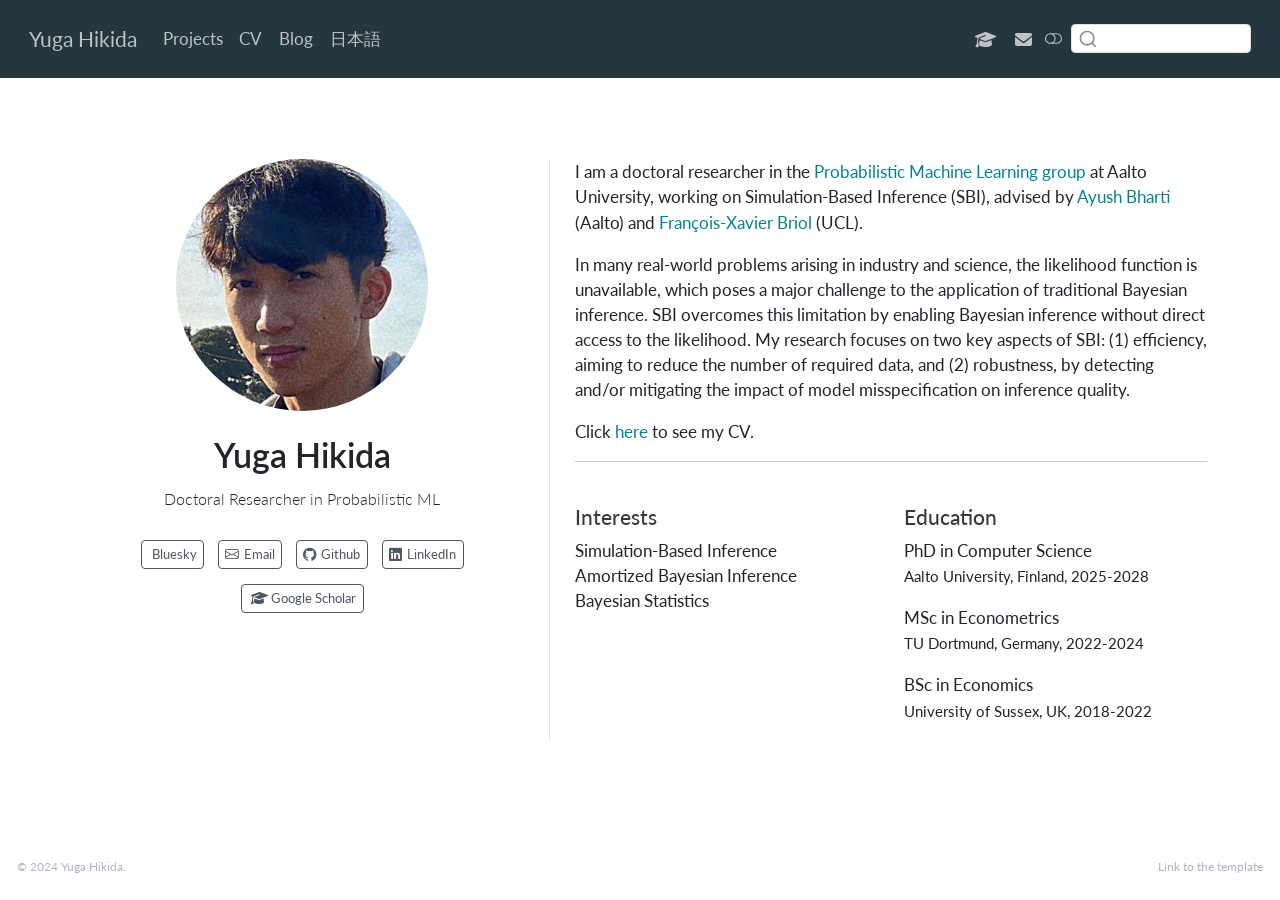
<file: docs/index.html>
<!DOCTYPE html>
<html xmlns="http://www.w3.org/1999/xhtml" lang="en" xml:lang="en"><head>

<meta charset="utf-8">
<meta name="generator" content="quarto-1.5.57">

<meta name="viewport" content="width=device-width, initial-scale=1.0, user-scalable=yes">


<title>Yuga Hikida</title>
<style>
code{white-space: pre-wrap;}
span.smallcaps{font-variant: small-caps;}
div.columns{display: flex; gap: min(4vw, 1.5em);}
div.column{flex: auto; overflow-x: auto;}
div.hanging-indent{margin-left: 1.5em; text-indent: -1.5em;}
ul.task-list{list-style: none;}
ul.task-list li input[type="checkbox"] {
  width: 0.8em;
  margin: 0 0.8em 0.2em -1em; /* quarto-specific, see https://github.com/quarto-dev/quarto-cli/issues/4556 */ 
  vertical-align: middle;
}
</style>


<script src="site_libs/quarto-nav/quarto-nav.js"></script>
<script src="site_libs/quarto-nav/headroom.min.js"></script>
<script src="site_libs/clipboard/clipboard.min.js"></script>
<script src="site_libs/quarto-search/autocomplete.umd.js"></script>
<script src="site_libs/quarto-search/fuse.min.js"></script>
<script src="site_libs/quarto-search/quarto-search.js"></script>
<meta name="quarto:offset" content="./">
<link href="./img/favicon.png" rel="icon" type="image/png">
<script src="site_libs/quarto-html/quarto.js"></script>
<script src="site_libs/quarto-html/popper.min.js"></script>
<script src="site_libs/quarto-html/tippy.umd.min.js"></script>
<link href="site_libs/quarto-html/tippy.css" rel="stylesheet">
<link href="site_libs/quarto-html/quarto-syntax-highlighting.css" rel="stylesheet" class="quarto-color-scheme" id="quarto-text-highlighting-styles">
<link href="site_libs/quarto-html/quarto-syntax-highlighting-dark.css" rel="prefetch" class="quarto-color-scheme quarto-color-alternate" id="quarto-text-highlighting-styles">
<script src="site_libs/bootstrap/bootstrap.min.js"></script>
<link href="site_libs/bootstrap/bootstrap-icons.css" rel="stylesheet">
<link href="site_libs/bootstrap/bootstrap.min.css" rel="stylesheet" class="quarto-color-scheme" id="quarto-bootstrap" data-mode="light">
<link href="site_libs/bootstrap/bootstrap-dark.min.css" rel="prefetch" class="quarto-color-scheme quarto-color-alternate" id="quarto-bootstrap" data-mode="dark">
<script src="site_libs/quarto-contrib/iconify-2.1.0/iconify-icon.min.js"></script>
<link href="site_libs/quarto-contrib/fontawesome6-0.1.0/all.css" rel="stylesheet">
<link href="site_libs/quarto-contrib/fontawesome6-0.1.0/latex-fontsize.css" rel="stylesheet">
<script id="quarto-search-options" type="application/json">{
  "location": "navbar",
  "copy-button": false,
  "collapse-after": 3,
  "panel-placement": "end",
  "type": "textbox",
  "limit": 50,
  "keyboard-shortcut": [
    "f",
    "/",
    "s"
  ],
  "language": {
    "search-no-results-text": "No results",
    "search-matching-documents-text": "matching documents",
    "search-copy-link-title": "Copy link to search",
    "search-hide-matches-text": "Hide additional matches",
    "search-more-match-text": "more match in this document",
    "search-more-matches-text": "more matches in this document",
    "search-clear-button-title": "Clear",
    "search-text-placeholder": "",
    "search-detached-cancel-button-title": "Cancel",
    "search-submit-button-title": "Submit",
    "search-label": "Search"
  }
}</script>


</head>

<body class="nav-fixed">

<div id="quarto-search-results"></div>
  <header id="quarto-header" class="headroom fixed-top">
    <nav class="navbar navbar-expand-md " data-bs-theme="dark">
      <div class="navbar-container container-fluid">
      <div class="navbar-brand-container mx-auto">
    <a class="navbar-brand" href="./index.html">
    <span class="navbar-title">Yuga Hikida</span>
    </a>
  </div>
            <div id="quarto-search" class="" title="Search"></div>
          <button class="navbar-toggler" type="button" data-bs-toggle="collapse" data-bs-target="#navbarCollapse" aria-controls="navbarCollapse" role="menu" aria-expanded="false" aria-label="Toggle navigation" onclick="if (window.quartoToggleHeadroom) { window.quartoToggleHeadroom(); }">
  <span class="navbar-toggler-icon"></span>
</button>
          <div class="collapse navbar-collapse" id="navbarCollapse">
            <ul class="navbar-nav navbar-nav-scroll me-auto">
  <li class="nav-item">
    <a class="nav-link" href="./projects/index.html"> 
<span class="menu-text">Projects</span></a>
  </li>  
  <li class="nav-item">
    <a class="nav-link" href="./cv/index.html"> 
<span class="menu-text">CV</span></a>
  </li>  
  <li class="nav-item">
    <a class="nav-link" href="./blog/index.html"> 
<span class="menu-text">Blog</span></a>
  </li>  
  <li class="nav-item">
    <a class="nav-link" href="./japanese/index.html"> 
<span class="menu-text"><span style="font-family: Meiryo;">日本語</span></span></a>
  </li>  
</ul>
            <ul class="navbar-nav navbar-nav-scroll ms-auto">
  <li class="nav-item">
    <a class="nav-link" href="https://bsky.app/profile/yugahikida.bsky.social"> 
<span class="menu-text"><iconify-icon role="img" inline="" icon="fa6-brands:bluesky" aria-label="Icon bluesky from fa6-brands Iconify.design set." title="Icon bluesky from fa6-brands Iconify.design set."></iconify-icon></span></a>
  </li>  
  <li class="nav-item">
    <a class="nav-link" href="https://github.com/yugahikida"> 
<span class="menu-text"><iconify-icon role="img" inline="" icon="fa6-brands:github" aria-label="Icon github from fa6-brands Iconify.design set." title="Icon github from fa6-brands Iconify.design set."></iconify-icon></span></a>
  </li>  
  <li class="nav-item">
    <a class="nav-link" href="https://www.linkedin.com/in/yugahikida"> 
<span class="menu-text"><iconify-icon role="img" inline="" icon="fa6-brands:linkedin" aria-label="Icon linkedin from fa6-brands Iconify.design set." title="Icon linkedin from fa6-brands Iconify.design set."></iconify-icon></span></a>
  </li>  
  <li class="nav-item">
    <a class="nav-link" href="https://scholar.google.com/citations?user=jvKJHacAAAAJ"> 
<span class="menu-text"><i class="fa-solid fa-graduation-cap" aria-label="graduation-cap"></i></span></a>
  </li>  
  <li class="nav-item">
    <a class="nav-link" href="mailto:yuga.hikida@gmail.com"> 
<span class="menu-text"><i class="fa-solid fa-envelope" aria-label="envelope"></i></span></a>
  </li>  
</ul>
          </div> <!-- /navcollapse -->
            <div class="quarto-navbar-tools">
  <a href="" class="quarto-color-scheme-toggle quarto-navigation-tool  px-1" onclick="window.quartoToggleColorScheme(); return false;" title="Toggle dark mode"><i class="bi"></i></a>
</div>
      </div> <!-- /container-fluid -->
    </nav>
</header>
<!-- content -->
<div id="quarto-content" class="quarto-container page-columns page-rows-contents page-layout-full page-navbar">
<!-- sidebar -->
<!-- margin-sidebar -->
    
<!-- main -->
<main class="content column-page" id="quarto-document-content">




<div class="quarto-about-trestles column-page">
  <div class="about-entity">
    <img src="img/my_image.jpg" class="about-image
  round " style="height: 15em; width: 15em;">
<header id="title-block-header" class="quarto-title-block default">
<div class="quarto-title">
<h1 class="title">Yuga Hikida</h1>
<p class="subtitle lead"><small><small>Doctoral Researcher in Probabilistic ML</small></small></p>
</div>
<div class="quarto-title-meta column-page">
  </div>
</header>
    <div class="about-links">
  <a href="https://bsky.app/profile/yugahikida.bsky.social" class="about-link" rel="" target="">
     <span class="about-link-text"><iconify-icon role="img" inline="" icon="fa6-brands:bluesky" aria-label="Icon bluesky from fa6-brands Iconify.design set." title="Icon bluesky from fa6-brands Iconify.design set."></iconify-icon> Bluesky</span>
  </a>
  <a href="mailto:yuga.hikida@gmail.com" class="about-link" rel="" target="">
    <i class="bi bi-envelope"></i>
     <span class="about-link-text">Email</span>
  </a>
  <a href="https://github.com/yugahikida" class="about-link" rel="" target="">
    <i class="bi bi-github"></i>
     <span class="about-link-text">Github</span>
  </a>
  <a href="https://www.linkedin.com/in/yugahikida" class="about-link" rel="" target="">
    <i class="bi bi-linkedin"></i>
     <span class="about-link-text">LinkedIn</span>
  </a>
  <a href="https://scholar.google.com/citations?user=jvKJHacAAAAJ" class="about-link" rel="" target="">
    <i class="bi bi-google-scholar"></i>
     <span class="about-link-text"><i class="fa-solid fa-graduation-cap" aria-label="graduation-cap"></i> Google Scholar</span>
  </a>
</div>
  </div>
  <div class="about-contents"><div id="about-block">
<p>I am a doctoral researcher in the <a href="https://research.cs.aalto.fi/pml/">Probabilistic Machine Learning group</a> at Aalto University, working on Simulation-Based Inference (SBI), advised by <a href="https://bharti-ayush.github.io/">Ayush Bharti</a> (Aalto) and <a href="https://fxbriol.github.io/">François-Xavier Briol</a> (UCL).</p>
<p>In many real-world problems arising in industry and science, the likelihood function is unavailable, which poses a major challenge to the application of traditional Bayesian inference. SBI overcomes this limitation by enabling Bayesian inference without direct access to the likelihood. My research focuses on two key aspects of SBI: (1) efficiency, aiming to reduce the number of required data, and (2) robustness, by detecting and/or mitigating the impact of model misspecification on inference quality.</p>
<!-- Prior to that, I was a master student in Econometrics at [Department of Statistics, -->
<!-- TU Dortmund University](https://statistik.tu-dortmund.de/en/department/),  -->
<!-- where I worked as a research assistant on the development of R packages for  -->
<!-- Bayesian model comparison (with [Marvin Schmitt](https://www.marvinschmitt.com/))  -->
<!-- and Bayesian vector autoregression (with [Jan Prüser](https://sites.google.com/view/janprueser/welcome)). -->
<!-- For my master's thesis, I worked on amortized Bayesian experimental design  -->
<!-- for multiple candidate models under the supervision of Marvin Schmitt, -->
<!-- [Desi Ivanova](https://desirivanova.com/), and [Paul Bürkner](https://paulbuerkner.com/). -->
<p>Click <a href="./cv/index.html">here</a> to see my CV.</p>
<hr>
<div class="grid">
<section id="interests" class="level4 g-col-12 g-col-sm-6">
<h4 data-anchor-id="interests">Interests</h4>
<p>Simulation-Based Inference <br> Amortized Bayesian Inference <br> Bayesian Statistics <br></p>
</section>
<section id="education" class="level4 g-col-12 g-col-sm-6">
<h4 data-anchor-id="education">Education</h4>
<div class="smaller">
<p>PhD in Computer Science<br> <small>Aalto University, Finland, 2025-2028</small></p>
<p>MSc in Econometrics<br> <small>TU Dortmund, Germany, 2022-2024</small></p>
<p>BSc in Economics<br> <small>University of Sussex, UK, 2018-2022</small></p>
</div>
</section>
</div>
</div></div>
</div>





</main> <!-- /main -->
<script id="quarto-html-after-body" type="application/javascript">
window.document.addEventListener("DOMContentLoaded", function (event) {
  const toggleBodyColorMode = (bsSheetEl) => {
    const mode = bsSheetEl.getAttribute("data-mode");
    const bodyEl = window.document.querySelector("body");
    if (mode === "dark") {
      bodyEl.classList.add("quarto-dark");
      bodyEl.classList.remove("quarto-light");
    } else {
      bodyEl.classList.add("quarto-light");
      bodyEl.classList.remove("quarto-dark");
    }
  }
  const toggleBodyColorPrimary = () => {
    const bsSheetEl = window.document.querySelector("link#quarto-bootstrap");
    if (bsSheetEl) {
      toggleBodyColorMode(bsSheetEl);
    }
  }
  toggleBodyColorPrimary();  
  const disableStylesheet = (stylesheets) => {
    for (let i=0; i < stylesheets.length; i++) {
      const stylesheet = stylesheets[i];
      stylesheet.rel = 'prefetch';
    }
  }
  const enableStylesheet = (stylesheets) => {
    for (let i=0; i < stylesheets.length; i++) {
      const stylesheet = stylesheets[i];
      stylesheet.rel = 'stylesheet';
    }
  }
  const manageTransitions = (selector, allowTransitions) => {
    const els = window.document.querySelectorAll(selector);
    for (let i=0; i < els.length; i++) {
      const el = els[i];
      if (allowTransitions) {
        el.classList.remove('notransition');
      } else {
        el.classList.add('notransition');
      }
    }
  }
  const toggleGiscusIfUsed = (isAlternate, darkModeDefault) => {
    const baseTheme = document.querySelector('#giscus-base-theme')?.value ?? 'light';
    const alternateTheme = document.querySelector('#giscus-alt-theme')?.value ?? 'dark';
    let newTheme = '';
    if(darkModeDefault) {
      newTheme = isAlternate ? baseTheme : alternateTheme;
    } else {
      newTheme = isAlternate ? alternateTheme : baseTheme;
    }
    const changeGiscusTheme = () => {
      // From: https://github.com/giscus/giscus/issues/336
      const sendMessage = (message) => {
        const iframe = document.querySelector('iframe.giscus-frame');
        if (!iframe) return;
        iframe.contentWindow.postMessage({ giscus: message }, 'https://giscus.app');
      }
      sendMessage({
        setConfig: {
          theme: newTheme
        }
      });
    }
    const isGiscussLoaded = window.document.querySelector('iframe.giscus-frame') !== null;
    if (isGiscussLoaded) {
      changeGiscusTheme();
    }
  }
  const toggleColorMode = (alternate) => {
    // Switch the stylesheets
    const alternateStylesheets = window.document.querySelectorAll('link.quarto-color-scheme.quarto-color-alternate');
    manageTransitions('#quarto-margin-sidebar .nav-link', false);
    if (alternate) {
      enableStylesheet(alternateStylesheets);
      for (const sheetNode of alternateStylesheets) {
        if (sheetNode.id === "quarto-bootstrap") {
          toggleBodyColorMode(sheetNode);
        }
      }
    } else {
      disableStylesheet(alternateStylesheets);
      toggleBodyColorPrimary();
    }
    manageTransitions('#quarto-margin-sidebar .nav-link', true);
    // Switch the toggles
    const toggles = window.document.querySelectorAll('.quarto-color-scheme-toggle');
    for (let i=0; i < toggles.length; i++) {
      const toggle = toggles[i];
      if (toggle) {
        if (alternate) {
          toggle.classList.add("alternate");     
        } else {
          toggle.classList.remove("alternate");
        }
      }
    }
    // Hack to workaround the fact that safari doesn't
    // properly recolor the scrollbar when toggling (#1455)
    if (navigator.userAgent.indexOf('Safari') > 0 && navigator.userAgent.indexOf('Chrome') == -1) {
      manageTransitions("body", false);
      window.scrollTo(0, 1);
      setTimeout(() => {
        window.scrollTo(0, 0);
        manageTransitions("body", true);
      }, 40);  
    }
  }
  const isFileUrl = () => { 
    return window.location.protocol === 'file:';
  }
  const hasAlternateSentinel = () => {  
    let styleSentinel = getColorSchemeSentinel();
    if (styleSentinel !== null) {
      return styleSentinel === "alternate";
    } else {
      return false;
    }
  }
  const setStyleSentinel = (alternate) => {
    const value = alternate ? "alternate" : "default";
    if (!isFileUrl()) {
      window.localStorage.setItem("quarto-color-scheme", value);
    } else {
      localAlternateSentinel = value;
    }
  }
  const getColorSchemeSentinel = () => {
    if (!isFileUrl()) {
      const storageValue = window.localStorage.getItem("quarto-color-scheme");
      return storageValue != null ? storageValue : localAlternateSentinel;
    } else {
      return localAlternateSentinel;
    }
  }
  const darkModeDefault = false;
  let localAlternateSentinel = darkModeDefault ? 'alternate' : 'default';
  // Dark / light mode switch
  window.quartoToggleColorScheme = () => {
    // Read the current dark / light value 
    let toAlternate = !hasAlternateSentinel();
    toggleColorMode(toAlternate);
    setStyleSentinel(toAlternate);
    toggleGiscusIfUsed(toAlternate, darkModeDefault);
  };
  // Ensure there is a toggle, if there isn't float one in the top right
  if (window.document.querySelector('.quarto-color-scheme-toggle') === null) {
    const a = window.document.createElement('a');
    a.classList.add('top-right');
    a.classList.add('quarto-color-scheme-toggle');
    a.href = "";
    a.onclick = function() { try { window.quartoToggleColorScheme(); } catch {} return false; };
    const i = window.document.createElement("i");
    i.classList.add('bi');
    a.appendChild(i);
    window.document.body.appendChild(a);
  }
  // Switch to dark mode if need be
  if (hasAlternateSentinel()) {
    toggleColorMode(true);
  } else {
    toggleColorMode(false);
  }
  const isCodeAnnotation = (el) => {
    for (const clz of el.classList) {
      if (clz.startsWith('code-annotation-')) {                     
        return true;
      }
    }
    return false;
  }
  const onCopySuccess = function(e) {
    // button target
    const button = e.trigger;
    // don't keep focus
    button.blur();
    // flash "checked"
    button.classList.add('code-copy-button-checked');
    var currentTitle = button.getAttribute("title");
    button.setAttribute("title", "Copied!");
    let tooltip;
    if (window.bootstrap) {
      button.setAttribute("data-bs-toggle", "tooltip");
      button.setAttribute("data-bs-placement", "left");
      button.setAttribute("data-bs-title", "Copied!");
      tooltip = new bootstrap.Tooltip(button, 
        { trigger: "manual", 
          customClass: "code-copy-button-tooltip",
          offset: [0, -8]});
      tooltip.show();    
    }
    setTimeout(function() {
      if (tooltip) {
        tooltip.hide();
        button.removeAttribute("data-bs-title");
        button.removeAttribute("data-bs-toggle");
        button.removeAttribute("data-bs-placement");
      }
      button.setAttribute("title", currentTitle);
      button.classList.remove('code-copy-button-checked');
    }, 1000);
    // clear code selection
    e.clearSelection();
  }
  const getTextToCopy = function(trigger) {
      const codeEl = trigger.previousElementSibling.cloneNode(true);
      for (const childEl of codeEl.children) {
        if (isCodeAnnotation(childEl)) {
          childEl.remove();
        }
      }
      return codeEl.innerText;
  }
  const clipboard = new window.ClipboardJS('.code-copy-button:not([data-in-quarto-modal])', {
    text: getTextToCopy
  });
  clipboard.on('success', onCopySuccess);
  if (window.document.getElementById('quarto-embedded-source-code-modal')) {
    // For code content inside modals, clipBoardJS needs to be initialized with a container option
    // TODO: Check when it could be a function (https://github.com/zenorocha/clipboard.js/issues/860)
    const clipboardModal = new window.ClipboardJS('.code-copy-button[data-in-quarto-modal]', {
      text: getTextToCopy,
      container: window.document.getElementById('quarto-embedded-source-code-modal')
    });
    clipboardModal.on('success', onCopySuccess);
  }
    var localhostRegex = new RegExp(/^(?:http|https):\/\/localhost\:?[0-9]*\//);
    var mailtoRegex = new RegExp(/^mailto:/);
      var filterRegex = new RegExp('/' + window.location.host + '/');
    var isInternal = (href) => {
        return filterRegex.test(href) || localhostRegex.test(href) || mailtoRegex.test(href);
    }
    // Inspect non-navigation links and adorn them if external
 	var links = window.document.querySelectorAll('a[href]:not(.nav-link):not(.navbar-brand):not(.toc-action):not(.sidebar-link):not(.sidebar-item-toggle):not(.pagination-link):not(.no-external):not([aria-hidden]):not(.dropdown-item):not(.quarto-navigation-tool):not(.about-link)');
    for (var i=0; i<links.length; i++) {
      const link = links[i];
      if (!isInternal(link.href)) {
        // undo the damage that might have been done by quarto-nav.js in the case of
        // links that we want to consider external
        if (link.dataset.originalHref !== undefined) {
          link.href = link.dataset.originalHref;
        }
      }
    }
  function tippyHover(el, contentFn, onTriggerFn, onUntriggerFn) {
    const config = {
      allowHTML: true,
      maxWidth: 500,
      delay: 100,
      arrow: false,
      appendTo: function(el) {
          return el.parentElement;
      },
      interactive: true,
      interactiveBorder: 10,
      theme: 'quarto',
      placement: 'bottom-start',
    };
    if (contentFn) {
      config.content = contentFn;
    }
    if (onTriggerFn) {
      config.onTrigger = onTriggerFn;
    }
    if (onUntriggerFn) {
      config.onUntrigger = onUntriggerFn;
    }
    window.tippy(el, config); 
  }
  const noterefs = window.document.querySelectorAll('a[role="doc-noteref"]');
  for (var i=0; i<noterefs.length; i++) {
    const ref = noterefs[i];
    tippyHover(ref, function() {
      // use id or data attribute instead here
      let href = ref.getAttribute('data-footnote-href') || ref.getAttribute('href');
      try { href = new URL(href).hash; } catch {}
      const id = href.replace(/^#\/?/, "");
      const note = window.document.getElementById(id);
      if (note) {
        return note.innerHTML;
      } else {
        return "";
      }
    });
  }
  const xrefs = window.document.querySelectorAll('a.quarto-xref');
  const processXRef = (id, note) => {
    // Strip column container classes
    const stripColumnClz = (el) => {
      el.classList.remove("page-full", "page-columns");
      if (el.children) {
        for (const child of el.children) {
          stripColumnClz(child);
        }
      }
    }
    stripColumnClz(note)
    if (id === null || id.startsWith('sec-')) {
      // Special case sections, only their first couple elements
      const container = document.createElement("div");
      if (note.children && note.children.length > 2) {
        container.appendChild(note.children[0].cloneNode(true));
        for (let i = 1; i < note.children.length; i++) {
          const child = note.children[i];
          if (child.tagName === "P" && child.innerText === "") {
            continue;
          } else {
            container.appendChild(child.cloneNode(true));
            break;
          }
        }
        if (window.Quarto?.typesetMath) {
          window.Quarto.typesetMath(container);
        }
        return container.innerHTML
      } else {
        if (window.Quarto?.typesetMath) {
          window.Quarto.typesetMath(note);
        }
        return note.innerHTML;
      }
    } else {
      // Remove any anchor links if they are present
      const anchorLink = note.querySelector('a.anchorjs-link');
      if (anchorLink) {
        anchorLink.remove();
      }
      if (window.Quarto?.typesetMath) {
        window.Quarto.typesetMath(note);
      }
      // TODO in 1.5, we should make sure this works without a callout special case
      if (note.classList.contains("callout")) {
        return note.outerHTML;
      } else {
        return note.innerHTML;
      }
    }
  }
  for (var i=0; i<xrefs.length; i++) {
    const xref = xrefs[i];
    tippyHover(xref, undefined, function(instance) {
      instance.disable();
      let url = xref.getAttribute('href');
      let hash = undefined; 
      if (url.startsWith('#')) {
        hash = url;
      } else {
        try { hash = new URL(url).hash; } catch {}
      }
      if (hash) {
        const id = hash.replace(/^#\/?/, "");
        const note = window.document.getElementById(id);
        if (note !== null) {
          try {
            const html = processXRef(id, note.cloneNode(true));
            instance.setContent(html);
          } finally {
            instance.enable();
            instance.show();
          }
        } else {
          // See if we can fetch this
          fetch(url.split('#')[0])
          .then(res => res.text())
          .then(html => {
            const parser = new DOMParser();
            const htmlDoc = parser.parseFromString(html, "text/html");
            const note = htmlDoc.getElementById(id);
            if (note !== null) {
              const html = processXRef(id, note);
              instance.setContent(html);
            } 
          }).finally(() => {
            instance.enable();
            instance.show();
          });
        }
      } else {
        // See if we can fetch a full url (with no hash to target)
        // This is a special case and we should probably do some content thinning / targeting
        fetch(url)
        .then(res => res.text())
        .then(html => {
          const parser = new DOMParser();
          const htmlDoc = parser.parseFromString(html, "text/html");
          const note = htmlDoc.querySelector('main.content');
          if (note !== null) {
            // This should only happen for chapter cross references
            // (since there is no id in the URL)
            // remove the first header
            if (note.children.length > 0 && note.children[0].tagName === "HEADER") {
              note.children[0].remove();
            }
            const html = processXRef(null, note);
            instance.setContent(html);
          } 
        }).finally(() => {
          instance.enable();
          instance.show();
        });
      }
    }, function(instance) {
    });
  }
      let selectedAnnoteEl;
      const selectorForAnnotation = ( cell, annotation) => {
        let cellAttr = 'data-code-cell="' + cell + '"';
        let lineAttr = 'data-code-annotation="' +  annotation + '"';
        const selector = 'span[' + cellAttr + '][' + lineAttr + ']';
        return selector;
      }
      const selectCodeLines = (annoteEl) => {
        const doc = window.document;
        const targetCell = annoteEl.getAttribute("data-target-cell");
        const targetAnnotation = annoteEl.getAttribute("data-target-annotation");
        const annoteSpan = window.document.querySelector(selectorForAnnotation(targetCell, targetAnnotation));
        const lines = annoteSpan.getAttribute("data-code-lines").split(",");
        const lineIds = lines.map((line) => {
          return targetCell + "-" + line;
        })
        let top = null;
        let height = null;
        let parent = null;
        if (lineIds.length > 0) {
            //compute the position of the single el (top and bottom and make a div)
            const el = window.document.getElementById(lineIds[0]);
            top = el.offsetTop;
            height = el.offsetHeight;
            parent = el.parentElement.parentElement;
          if (lineIds.length > 1) {
            const lastEl = window.document.getElementById(lineIds[lineIds.length - 1]);
            const bottom = lastEl.offsetTop + lastEl.offsetHeight;
            height = bottom - top;
          }
          if (top !== null && height !== null && parent !== null) {
            // cook up a div (if necessary) and position it 
            let div = window.document.getElementById("code-annotation-line-highlight");
            if (div === null) {
              div = window.document.createElement("div");
              div.setAttribute("id", "code-annotation-line-highlight");
              div.style.position = 'absolute';
              parent.appendChild(div);
            }
            div.style.top = top - 2 + "px";
            div.style.height = height + 4 + "px";
            div.style.left = 0;
            let gutterDiv = window.document.getElementById("code-annotation-line-highlight-gutter");
            if (gutterDiv === null) {
              gutterDiv = window.document.createElement("div");
              gutterDiv.setAttribute("id", "code-annotation-line-highlight-gutter");
              gutterDiv.style.position = 'absolute';
              const codeCell = window.document.getElementById(targetCell);
              const gutter = codeCell.querySelector('.code-annotation-gutter');
              gutter.appendChild(gutterDiv);
            }
            gutterDiv.style.top = top - 2 + "px";
            gutterDiv.style.height = height + 4 + "px";
          }
          selectedAnnoteEl = annoteEl;
        }
      };
      const unselectCodeLines = () => {
        const elementsIds = ["code-annotation-line-highlight", "code-annotation-line-highlight-gutter"];
        elementsIds.forEach((elId) => {
          const div = window.document.getElementById(elId);
          if (div) {
            div.remove();
          }
        });
        selectedAnnoteEl = undefined;
      };
        // Handle positioning of the toggle
    window.addEventListener(
      "resize",
      throttle(() => {
        elRect = undefined;
        if (selectedAnnoteEl) {
          selectCodeLines(selectedAnnoteEl);
        }
      }, 10)
    );
    function throttle(fn, ms) {
    let throttle = false;
    let timer;
      return (...args) => {
        if(!throttle) { // first call gets through
            fn.apply(this, args);
            throttle = true;
        } else { // all the others get throttled
            if(timer) clearTimeout(timer); // cancel #2
            timer = setTimeout(() => {
              fn.apply(this, args);
              timer = throttle = false;
            }, ms);
        }
      };
    }
      // Attach click handler to the DT
      const annoteDls = window.document.querySelectorAll('dt[data-target-cell]');
      for (const annoteDlNode of annoteDls) {
        annoteDlNode.addEventListener('click', (event) => {
          const clickedEl = event.target;
          if (clickedEl !== selectedAnnoteEl) {
            unselectCodeLines();
            const activeEl = window.document.querySelector('dt[data-target-cell].code-annotation-active');
            if (activeEl) {
              activeEl.classList.remove('code-annotation-active');
            }
            selectCodeLines(clickedEl);
            clickedEl.classList.add('code-annotation-active');
          } else {
            // Unselect the line
            unselectCodeLines();
            clickedEl.classList.remove('code-annotation-active');
          }
        });
      }
  const findCites = (el) => {
    const parentEl = el.parentElement;
    if (parentEl) {
      const cites = parentEl.dataset.cites;
      if (cites) {
        return {
          el,
          cites: cites.split(' ')
        };
      } else {
        return findCites(el.parentElement)
      }
    } else {
      return undefined;
    }
  };
  var bibliorefs = window.document.querySelectorAll('a[role="doc-biblioref"]');
  for (var i=0; i<bibliorefs.length; i++) {
    const ref = bibliorefs[i];
    const citeInfo = findCites(ref);
    if (citeInfo) {
      tippyHover(citeInfo.el, function() {
        var popup = window.document.createElement('div');
        citeInfo.cites.forEach(function(cite) {
          var citeDiv = window.document.createElement('div');
          citeDiv.classList.add('hanging-indent');
          citeDiv.classList.add('csl-entry');
          var biblioDiv = window.document.getElementById('ref-' + cite);
          if (biblioDiv) {
            citeDiv.innerHTML = biblioDiv.innerHTML;
          }
          popup.appendChild(citeDiv);
        });
        return popup.innerHTML;
      });
    }
  }
});
</script>
</div> <!-- /content -->
<footer class="footer">
  <div class="nav-footer">
    <div class="nav-footer-left">
<p><span class="faux-block">© 2024 Yuga Hikida.</span></p>
</div>   
    <div class="nav-footer-center">
      &nbsp;
    </div>
    <div class="nav-footer-right">
<p><span class="faux-block"><a style="color: #adb5bd;" href="https://github.com/marvinschmitt/quarto-website-template/">Link to the template</a></span></p>
</div>
  </div>
</footer>




</body></html>
</file>
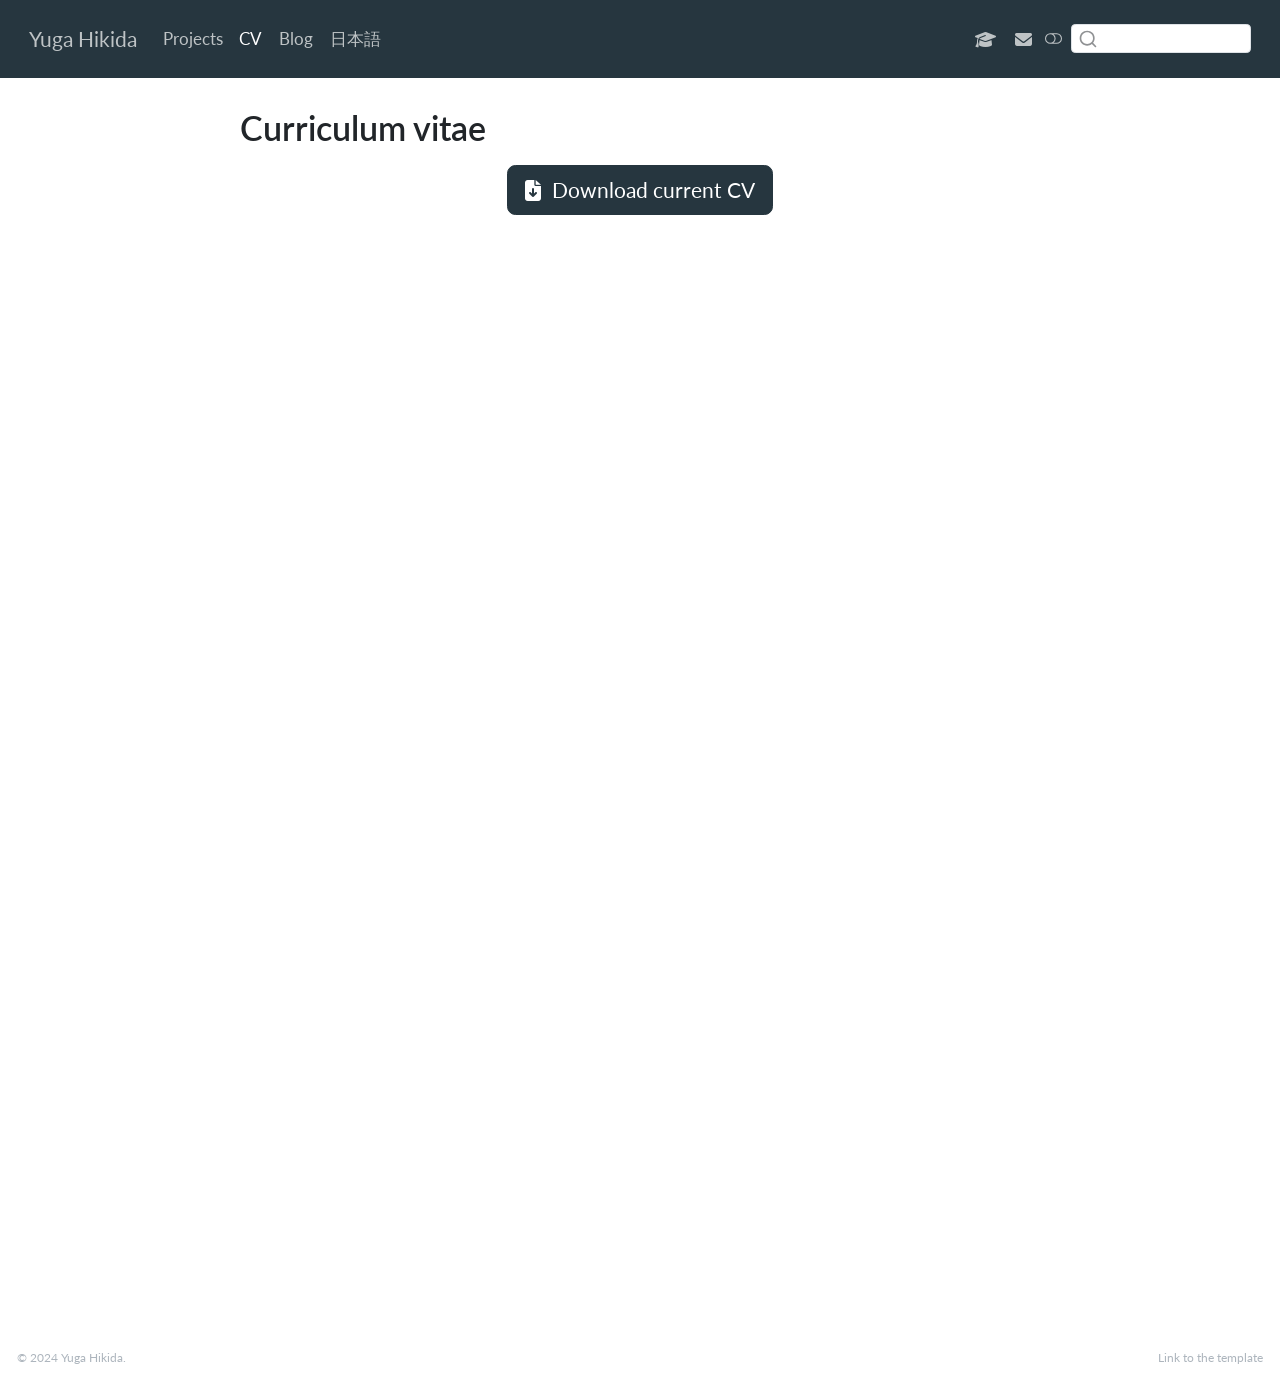
<file: docs/cv/index.html>
<!DOCTYPE html>
<html xmlns="http://www.w3.org/1999/xhtml" lang="en" xml:lang="en"><head>

<meta charset="utf-8">
<meta name="generator" content="quarto-1.5.57">

<meta name="viewport" content="width=device-width, initial-scale=1.0, user-scalable=yes">


<title>Curriculum vitae – Yuga Hikida</title>
<style>
code{white-space: pre-wrap;}
span.smallcaps{font-variant: small-caps;}
div.columns{display: flex; gap: min(4vw, 1.5em);}
div.column{flex: auto; overflow-x: auto;}
div.hanging-indent{margin-left: 1.5em; text-indent: -1.5em;}
ul.task-list{list-style: none;}
ul.task-list li input[type="checkbox"] {
  width: 0.8em;
  margin: 0 0.8em 0.2em -1em; /* quarto-specific, see https://github.com/quarto-dev/quarto-cli/issues/4556 */ 
  vertical-align: middle;
}
</style>


<script src="../site_libs/quarto-nav/quarto-nav.js"></script>
<script src="../site_libs/quarto-nav/headroom.min.js"></script>
<script src="../site_libs/clipboard/clipboard.min.js"></script>
<script src="../site_libs/quarto-search/autocomplete.umd.js"></script>
<script src="../site_libs/quarto-search/fuse.min.js"></script>
<script src="../site_libs/quarto-search/quarto-search.js"></script>
<meta name="quarto:offset" content="../">
<link href="../img/favicon.png" rel="icon" type="image/png">
<script src="../site_libs/quarto-html/quarto.js"></script>
<script src="../site_libs/quarto-html/popper.min.js"></script>
<script src="../site_libs/quarto-html/tippy.umd.min.js"></script>
<script src="../site_libs/quarto-html/anchor.min.js"></script>
<link href="../site_libs/quarto-html/tippy.css" rel="stylesheet">
<link href="../site_libs/quarto-html/quarto-syntax-highlighting.css" rel="stylesheet" class="quarto-color-scheme" id="quarto-text-highlighting-styles">
<link href="../site_libs/quarto-html/quarto-syntax-highlighting-dark.css" rel="prefetch" class="quarto-color-scheme quarto-color-alternate" id="quarto-text-highlighting-styles">
<script src="../site_libs/bootstrap/bootstrap.min.js"></script>
<link href="../site_libs/bootstrap/bootstrap-icons.css" rel="stylesheet">
<link href="../site_libs/bootstrap/bootstrap.min.css" rel="stylesheet" class="quarto-color-scheme" id="quarto-bootstrap" data-mode="light">
<link href="../site_libs/bootstrap/bootstrap-dark.min.css" rel="prefetch" class="quarto-color-scheme quarto-color-alternate" id="quarto-bootstrap" data-mode="dark">
<script src="../site_libs/quarto-contrib/iconify-2.1.0/iconify-icon.min.js"></script>
<link href="../site_libs/quarto-contrib/fontawesome6-0.1.0/all.css" rel="stylesheet">
<link href="../site_libs/quarto-contrib/fontawesome6-0.1.0/latex-fontsize.css" rel="stylesheet">
<script id="quarto-search-options" type="application/json">{
  "location": "navbar",
  "copy-button": false,
  "collapse-after": 3,
  "panel-placement": "end",
  "type": "textbox",
  "limit": 50,
  "keyboard-shortcut": [
    "f",
    "/",
    "s"
  ],
  "language": {
    "search-no-results-text": "No results",
    "search-matching-documents-text": "matching documents",
    "search-copy-link-title": "Copy link to search",
    "search-hide-matches-text": "Hide additional matches",
    "search-more-match-text": "more match in this document",
    "search-more-matches-text": "more matches in this document",
    "search-clear-button-title": "Clear",
    "search-text-placeholder": "",
    "search-detached-cancel-button-title": "Cancel",
    "search-submit-button-title": "Submit",
    "search-label": "Search"
  }
}</script>


</head>

<body class="nav-fixed fullcontent">

<div id="quarto-search-results"></div>
  <header id="quarto-header" class="headroom fixed-top">
    <nav class="navbar navbar-expand-md " data-bs-theme="dark">
      <div class="navbar-container container-fluid">
      <div class="navbar-brand-container mx-auto">
    <a class="navbar-brand" href="../index.html">
    <span class="navbar-title">Yuga Hikida</span>
    </a>
  </div>
            <div id="quarto-search" class="" title="Search"></div>
          <button class="navbar-toggler" type="button" data-bs-toggle="collapse" data-bs-target="#navbarCollapse" aria-controls="navbarCollapse" role="menu" aria-expanded="false" aria-label="Toggle navigation" onclick="if (window.quartoToggleHeadroom) { window.quartoToggleHeadroom(); }">
  <span class="navbar-toggler-icon"></span>
</button>
          <div class="collapse navbar-collapse" id="navbarCollapse">
            <ul class="navbar-nav navbar-nav-scroll me-auto">
  <li class="nav-item">
    <a class="nav-link" href="../projects/index.html"> 
<span class="menu-text">Projects</span></a>
  </li>  
  <li class="nav-item">
    <a class="nav-link active" href="../cv/index.html" aria-current="page"> 
<span class="menu-text">CV</span></a>
  </li>  
  <li class="nav-item">
    <a class="nav-link" href="../blog/index.html"> 
<span class="menu-text">Blog</span></a>
  </li>  
  <li class="nav-item">
    <a class="nav-link" href="../japanese/index.html"> 
<span class="menu-text"><span style="font-family: Meiryo;">日本語</span></span></a>
  </li>  
</ul>
            <ul class="navbar-nav navbar-nav-scroll ms-auto">
  <li class="nav-item">
    <a class="nav-link" href="https://bsky.app/profile/yugahikida.bsky.social"> 
<span class="menu-text"><iconify-icon role="img" inline="" icon="fa6-brands:bluesky" aria-label="Icon bluesky from fa6-brands Iconify.design set." title="Icon bluesky from fa6-brands Iconify.design set."></iconify-icon></span></a>
  </li>  
  <li class="nav-item">
    <a class="nav-link" href="https://github.com/yugahikida"> 
<span class="menu-text"><iconify-icon role="img" inline="" icon="fa6-brands:github" aria-label="Icon github from fa6-brands Iconify.design set." title="Icon github from fa6-brands Iconify.design set."></iconify-icon></span></a>
  </li>  
  <li class="nav-item">
    <a class="nav-link" href="https://www.linkedin.com/in/yugahikida"> 
<span class="menu-text"><iconify-icon role="img" inline="" icon="fa6-brands:linkedin" aria-label="Icon linkedin from fa6-brands Iconify.design set." title="Icon linkedin from fa6-brands Iconify.design set."></iconify-icon></span></a>
  </li>  
  <li class="nav-item">
    <a class="nav-link" href="https://scholar.google.com/citations?user=jvKJHacAAAAJ"> 
<span class="menu-text"><i class="fa-solid fa-graduation-cap" aria-label="graduation-cap"></i></span></a>
  </li>  
  <li class="nav-item">
    <a class="nav-link" href="mailto:yuga.hikida@gmail.com"> 
<span class="menu-text"><i class="fa-solid fa-envelope" aria-label="envelope"></i></span></a>
  </li>  
</ul>
          </div> <!-- /navcollapse -->
            <div class="quarto-navbar-tools">
  <a href="" class="quarto-color-scheme-toggle quarto-navigation-tool  px-1" onclick="window.quartoToggleColorScheme(); return false;" title="Toggle dark mode"><i class="bi"></i></a>
</div>
      </div> <!-- /container-fluid -->
    </nav>
</header>
<!-- content -->
<div id="quarto-content" class="quarto-container page-columns page-rows-contents page-layout-article page-navbar">
<!-- sidebar -->
<!-- margin-sidebar -->
    
<!-- main -->
<main class="content" id="quarto-document-content">

<header id="title-block-header" class="quarto-title-block default">
<div class="quarto-title">
<h1 class="title">Curriculum vitae</h1>
</div>



<div class="quarto-title-meta">

    
  
    
  </div>
  


</header>


<div class="cell">
<style type="text/css">
.embed-container {
    position: relative;
    padding-bottom: 129%;
    height: 0;
    overflow: hidden;
    max-width: 100%;
}
.embed-container iframe,
.embed-container object,
.embed-container embed {
    position: absolute;
    top: 0;
    left: 0;
    width: 100%;
    height: 100%;
}
</style>
</div>
<p class="text-center">
  <a class="btn btn-primary btn-lg cv-download" href="cv_yugahikida.pdf" target="_blank">
    <i class="fa-solid fa-file-arrow-down"></i> Download current CV
  </a>
</p>
<div class="embed-container">
  <iframe src="cv_yugahikida.pdf#toolbar=0" style="border: 0.5px;width: 100%;"></iframe>
</div>



</main> <!-- /main -->
<script id="quarto-html-after-body" type="application/javascript">
window.document.addEventListener("DOMContentLoaded", function (event) {
  const toggleBodyColorMode = (bsSheetEl) => {
    const mode = bsSheetEl.getAttribute("data-mode");
    const bodyEl = window.document.querySelector("body");
    if (mode === "dark") {
      bodyEl.classList.add("quarto-dark");
      bodyEl.classList.remove("quarto-light");
    } else {
      bodyEl.classList.add("quarto-light");
      bodyEl.classList.remove("quarto-dark");
    }
  }
  const toggleBodyColorPrimary = () => {
    const bsSheetEl = window.document.querySelector("link#quarto-bootstrap");
    if (bsSheetEl) {
      toggleBodyColorMode(bsSheetEl);
    }
  }
  toggleBodyColorPrimary();  
  const disableStylesheet = (stylesheets) => {
    for (let i=0; i < stylesheets.length; i++) {
      const stylesheet = stylesheets[i];
      stylesheet.rel = 'prefetch';
    }
  }
  const enableStylesheet = (stylesheets) => {
    for (let i=0; i < stylesheets.length; i++) {
      const stylesheet = stylesheets[i];
      stylesheet.rel = 'stylesheet';
    }
  }
  const manageTransitions = (selector, allowTransitions) => {
    const els = window.document.querySelectorAll(selector);
    for (let i=0; i < els.length; i++) {
      const el = els[i];
      if (allowTransitions) {
        el.classList.remove('notransition');
      } else {
        el.classList.add('notransition');
      }
    }
  }
  const toggleGiscusIfUsed = (isAlternate, darkModeDefault) => {
    const baseTheme = document.querySelector('#giscus-base-theme')?.value ?? 'light';
    const alternateTheme = document.querySelector('#giscus-alt-theme')?.value ?? 'dark';
    let newTheme = '';
    if(darkModeDefault) {
      newTheme = isAlternate ? baseTheme : alternateTheme;
    } else {
      newTheme = isAlternate ? alternateTheme : baseTheme;
    }
    const changeGiscusTheme = () => {
      // From: https://github.com/giscus/giscus/issues/336
      const sendMessage = (message) => {
        const iframe = document.querySelector('iframe.giscus-frame');
        if (!iframe) return;
        iframe.contentWindow.postMessage({ giscus: message }, 'https://giscus.app');
      }
      sendMessage({
        setConfig: {
          theme: newTheme
        }
      });
    }
    const isGiscussLoaded = window.document.querySelector('iframe.giscus-frame') !== null;
    if (isGiscussLoaded) {
      changeGiscusTheme();
    }
  }
  const toggleColorMode = (alternate) => {
    // Switch the stylesheets
    const alternateStylesheets = window.document.querySelectorAll('link.quarto-color-scheme.quarto-color-alternate');
    manageTransitions('#quarto-margin-sidebar .nav-link', false);
    if (alternate) {
      enableStylesheet(alternateStylesheets);
      for (const sheetNode of alternateStylesheets) {
        if (sheetNode.id === "quarto-bootstrap") {
          toggleBodyColorMode(sheetNode);
        }
      }
    } else {
      disableStylesheet(alternateStylesheets);
      toggleBodyColorPrimary();
    }
    manageTransitions('#quarto-margin-sidebar .nav-link', true);
    // Switch the toggles
    const toggles = window.document.querySelectorAll('.quarto-color-scheme-toggle');
    for (let i=0; i < toggles.length; i++) {
      const toggle = toggles[i];
      if (toggle) {
        if (alternate) {
          toggle.classList.add("alternate");     
        } else {
          toggle.classList.remove("alternate");
        }
      }
    }
    // Hack to workaround the fact that safari doesn't
    // properly recolor the scrollbar when toggling (#1455)
    if (navigator.userAgent.indexOf('Safari') > 0 && navigator.userAgent.indexOf('Chrome') == -1) {
      manageTransitions("body", false);
      window.scrollTo(0, 1);
      setTimeout(() => {
        window.scrollTo(0, 0);
        manageTransitions("body", true);
      }, 40);  
    }
  }
  const isFileUrl = () => { 
    return window.location.protocol === 'file:';
  }
  const hasAlternateSentinel = () => {  
    let styleSentinel = getColorSchemeSentinel();
    if (styleSentinel !== null) {
      return styleSentinel === "alternate";
    } else {
      return false;
    }
  }
  const setStyleSentinel = (alternate) => {
    const value = alternate ? "alternate" : "default";
    if (!isFileUrl()) {
      window.localStorage.setItem("quarto-color-scheme", value);
    } else {
      localAlternateSentinel = value;
    }
  }
  const getColorSchemeSentinel = () => {
    if (!isFileUrl()) {
      const storageValue = window.localStorage.getItem("quarto-color-scheme");
      return storageValue != null ? storageValue : localAlternateSentinel;
    } else {
      return localAlternateSentinel;
    }
  }
  const darkModeDefault = false;
  let localAlternateSentinel = darkModeDefault ? 'alternate' : 'default';
  // Dark / light mode switch
  window.quartoToggleColorScheme = () => {
    // Read the current dark / light value 
    let toAlternate = !hasAlternateSentinel();
    toggleColorMode(toAlternate);
    setStyleSentinel(toAlternate);
    toggleGiscusIfUsed(toAlternate, darkModeDefault);
  };
  // Ensure there is a toggle, if there isn't float one in the top right
  if (window.document.querySelector('.quarto-color-scheme-toggle') === null) {
    const a = window.document.createElement('a');
    a.classList.add('top-right');
    a.classList.add('quarto-color-scheme-toggle');
    a.href = "";
    a.onclick = function() { try { window.quartoToggleColorScheme(); } catch {} return false; };
    const i = window.document.createElement("i");
    i.classList.add('bi');
    a.appendChild(i);
    window.document.body.appendChild(a);
  }
  // Switch to dark mode if need be
  if (hasAlternateSentinel()) {
    toggleColorMode(true);
  } else {
    toggleColorMode(false);
  }
  const icon = "";
  const anchorJS = new window.AnchorJS();
  anchorJS.options = {
    placement: 'right',
    icon: icon
  };
  anchorJS.add('.anchored');
  const isCodeAnnotation = (el) => {
    for (const clz of el.classList) {
      if (clz.startsWith('code-annotation-')) {                     
        return true;
      }
    }
    return false;
  }
  const onCopySuccess = function(e) {
    // button target
    const button = e.trigger;
    // don't keep focus
    button.blur();
    // flash "checked"
    button.classList.add('code-copy-button-checked');
    var currentTitle = button.getAttribute("title");
    button.setAttribute("title", "Copied!");
    let tooltip;
    if (window.bootstrap) {
      button.setAttribute("data-bs-toggle", "tooltip");
      button.setAttribute("data-bs-placement", "left");
      button.setAttribute("data-bs-title", "Copied!");
      tooltip = new bootstrap.Tooltip(button, 
        { trigger: "manual", 
          customClass: "code-copy-button-tooltip",
          offset: [0, -8]});
      tooltip.show();    
    }
    setTimeout(function() {
      if (tooltip) {
        tooltip.hide();
        button.removeAttribute("data-bs-title");
        button.removeAttribute("data-bs-toggle");
        button.removeAttribute("data-bs-placement");
      }
      button.setAttribute("title", currentTitle);
      button.classList.remove('code-copy-button-checked');
    }, 1000);
    // clear code selection
    e.clearSelection();
  }
  const getTextToCopy = function(trigger) {
      const codeEl = trigger.previousElementSibling.cloneNode(true);
      for (const childEl of codeEl.children) {
        if (isCodeAnnotation(childEl)) {
          childEl.remove();
        }
      }
      return codeEl.innerText;
  }
  const clipboard = new window.ClipboardJS('.code-copy-button:not([data-in-quarto-modal])', {
    text: getTextToCopy
  });
  clipboard.on('success', onCopySuccess);
  if (window.document.getElementById('quarto-embedded-source-code-modal')) {
    // For code content inside modals, clipBoardJS needs to be initialized with a container option
    // TODO: Check when it could be a function (https://github.com/zenorocha/clipboard.js/issues/860)
    const clipboardModal = new window.ClipboardJS('.code-copy-button[data-in-quarto-modal]', {
      text: getTextToCopy,
      container: window.document.getElementById('quarto-embedded-source-code-modal')
    });
    clipboardModal.on('success', onCopySuccess);
  }
    var localhostRegex = new RegExp(/^(?:http|https):\/\/localhost\:?[0-9]*\//);
    var mailtoRegex = new RegExp(/^mailto:/);
      var filterRegex = new RegExp('/' + window.location.host + '/');
    var isInternal = (href) => {
        return filterRegex.test(href) || localhostRegex.test(href) || mailtoRegex.test(href);
    }
    // Inspect non-navigation links and adorn them if external
 	var links = window.document.querySelectorAll('a[href]:not(.nav-link):not(.navbar-brand):not(.toc-action):not(.sidebar-link):not(.sidebar-item-toggle):not(.pagination-link):not(.no-external):not([aria-hidden]):not(.dropdown-item):not(.quarto-navigation-tool):not(.about-link)');
    for (var i=0; i<links.length; i++) {
      const link = links[i];
      if (!isInternal(link.href)) {
        // undo the damage that might have been done by quarto-nav.js in the case of
        // links that we want to consider external
        if (link.dataset.originalHref !== undefined) {
          link.href = link.dataset.originalHref;
        }
      }
    }
  function tippyHover(el, contentFn, onTriggerFn, onUntriggerFn) {
    const config = {
      allowHTML: true,
      maxWidth: 500,
      delay: 100,
      arrow: false,
      appendTo: function(el) {
          return el.parentElement;
      },
      interactive: true,
      interactiveBorder: 10,
      theme: 'quarto',
      placement: 'bottom-start',
    };
    if (contentFn) {
      config.content = contentFn;
    }
    if (onTriggerFn) {
      config.onTrigger = onTriggerFn;
    }
    if (onUntriggerFn) {
      config.onUntrigger = onUntriggerFn;
    }
    window.tippy(el, config); 
  }
  const noterefs = window.document.querySelectorAll('a[role="doc-noteref"]');
  for (var i=0; i<noterefs.length; i++) {
    const ref = noterefs[i];
    tippyHover(ref, function() {
      // use id or data attribute instead here
      let href = ref.getAttribute('data-footnote-href') || ref.getAttribute('href');
      try { href = new URL(href).hash; } catch {}
      const id = href.replace(/^#\/?/, "");
      const note = window.document.getElementById(id);
      if (note) {
        return note.innerHTML;
      } else {
        return "";
      }
    });
  }
  const xrefs = window.document.querySelectorAll('a.quarto-xref');
  const processXRef = (id, note) => {
    // Strip column container classes
    const stripColumnClz = (el) => {
      el.classList.remove("page-full", "page-columns");
      if (el.children) {
        for (const child of el.children) {
          stripColumnClz(child);
        }
      }
    }
    stripColumnClz(note)
    if (id === null || id.startsWith('sec-')) {
      // Special case sections, only their first couple elements
      const container = document.createElement("div");
      if (note.children && note.children.length > 2) {
        container.appendChild(note.children[0].cloneNode(true));
        for (let i = 1; i < note.children.length; i++) {
          const child = note.children[i];
          if (child.tagName === "P" && child.innerText === "") {
            continue;
          } else {
            container.appendChild(child.cloneNode(true));
            break;
          }
        }
        if (window.Quarto?.typesetMath) {
          window.Quarto.typesetMath(container);
        }
        return container.innerHTML
      } else {
        if (window.Quarto?.typesetMath) {
          window.Quarto.typesetMath(note);
        }
        return note.innerHTML;
      }
    } else {
      // Remove any anchor links if they are present
      const anchorLink = note.querySelector('a.anchorjs-link');
      if (anchorLink) {
        anchorLink.remove();
      }
      if (window.Quarto?.typesetMath) {
        window.Quarto.typesetMath(note);
      }
      // TODO in 1.5, we should make sure this works without a callout special case
      if (note.classList.contains("callout")) {
        return note.outerHTML;
      } else {
        return note.innerHTML;
      }
    }
  }
  for (var i=0; i<xrefs.length; i++) {
    const xref = xrefs[i];
    tippyHover(xref, undefined, function(instance) {
      instance.disable();
      let url = xref.getAttribute('href');
      let hash = undefined; 
      if (url.startsWith('#')) {
        hash = url;
      } else {
        try { hash = new URL(url).hash; } catch {}
      }
      if (hash) {
        const id = hash.replace(/^#\/?/, "");
        const note = window.document.getElementById(id);
        if (note !== null) {
          try {
            const html = processXRef(id, note.cloneNode(true));
            instance.setContent(html);
          } finally {
            instance.enable();
            instance.show();
          }
        } else {
          // See if we can fetch this
          fetch(url.split('#')[0])
          .then(res => res.text())
          .then(html => {
            const parser = new DOMParser();
            const htmlDoc = parser.parseFromString(html, "text/html");
            const note = htmlDoc.getElementById(id);
            if (note !== null) {
              const html = processXRef(id, note);
              instance.setContent(html);
            } 
          }).finally(() => {
            instance.enable();
            instance.show();
          });
        }
      } else {
        // See if we can fetch a full url (with no hash to target)
        // This is a special case and we should probably do some content thinning / targeting
        fetch(url)
        .then(res => res.text())
        .then(html => {
          const parser = new DOMParser();
          const htmlDoc = parser.parseFromString(html, "text/html");
          const note = htmlDoc.querySelector('main.content');
          if (note !== null) {
            // This should only happen for chapter cross references
            // (since there is no id in the URL)
            // remove the first header
            if (note.children.length > 0 && note.children[0].tagName === "HEADER") {
              note.children[0].remove();
            }
            const html = processXRef(null, note);
            instance.setContent(html);
          } 
        }).finally(() => {
          instance.enable();
          instance.show();
        });
      }
    }, function(instance) {
    });
  }
      let selectedAnnoteEl;
      const selectorForAnnotation = ( cell, annotation) => {
        let cellAttr = 'data-code-cell="' + cell + '"';
        let lineAttr = 'data-code-annotation="' +  annotation + '"';
        const selector = 'span[' + cellAttr + '][' + lineAttr + ']';
        return selector;
      }
      const selectCodeLines = (annoteEl) => {
        const doc = window.document;
        const targetCell = annoteEl.getAttribute("data-target-cell");
        const targetAnnotation = annoteEl.getAttribute("data-target-annotation");
        const annoteSpan = window.document.querySelector(selectorForAnnotation(targetCell, targetAnnotation));
        const lines = annoteSpan.getAttribute("data-code-lines").split(",");
        const lineIds = lines.map((line) => {
          return targetCell + "-" + line;
        })
        let top = null;
        let height = null;
        let parent = null;
        if (lineIds.length > 0) {
            //compute the position of the single el (top and bottom and make a div)
            const el = window.document.getElementById(lineIds[0]);
            top = el.offsetTop;
            height = el.offsetHeight;
            parent = el.parentElement.parentElement;
          if (lineIds.length > 1) {
            const lastEl = window.document.getElementById(lineIds[lineIds.length - 1]);
            const bottom = lastEl.offsetTop + lastEl.offsetHeight;
            height = bottom - top;
          }
          if (top !== null && height !== null && parent !== null) {
            // cook up a div (if necessary) and position it 
            let div = window.document.getElementById("code-annotation-line-highlight");
            if (div === null) {
              div = window.document.createElement("div");
              div.setAttribute("id", "code-annotation-line-highlight");
              div.style.position = 'absolute';
              parent.appendChild(div);
            }
            div.style.top = top - 2 + "px";
            div.style.height = height + 4 + "px";
            div.style.left = 0;
            let gutterDiv = window.document.getElementById("code-annotation-line-highlight-gutter");
            if (gutterDiv === null) {
              gutterDiv = window.document.createElement("div");
              gutterDiv.setAttribute("id", "code-annotation-line-highlight-gutter");
              gutterDiv.style.position = 'absolute';
              const codeCell = window.document.getElementById(targetCell);
              const gutter = codeCell.querySelector('.code-annotation-gutter');
              gutter.appendChild(gutterDiv);
            }
            gutterDiv.style.top = top - 2 + "px";
            gutterDiv.style.height = height + 4 + "px";
          }
          selectedAnnoteEl = annoteEl;
        }
      };
      const unselectCodeLines = () => {
        const elementsIds = ["code-annotation-line-highlight", "code-annotation-line-highlight-gutter"];
        elementsIds.forEach((elId) => {
          const div = window.document.getElementById(elId);
          if (div) {
            div.remove();
          }
        });
        selectedAnnoteEl = undefined;
      };
        // Handle positioning of the toggle
    window.addEventListener(
      "resize",
      throttle(() => {
        elRect = undefined;
        if (selectedAnnoteEl) {
          selectCodeLines(selectedAnnoteEl);
        }
      }, 10)
    );
    function throttle(fn, ms) {
    let throttle = false;
    let timer;
      return (...args) => {
        if(!throttle) { // first call gets through
            fn.apply(this, args);
            throttle = true;
        } else { // all the others get throttled
            if(timer) clearTimeout(timer); // cancel #2
            timer = setTimeout(() => {
              fn.apply(this, args);
              timer = throttle = false;
            }, ms);
        }
      };
    }
      // Attach click handler to the DT
      const annoteDls = window.document.querySelectorAll('dt[data-target-cell]');
      for (const annoteDlNode of annoteDls) {
        annoteDlNode.addEventListener('click', (event) => {
          const clickedEl = event.target;
          if (clickedEl !== selectedAnnoteEl) {
            unselectCodeLines();
            const activeEl = window.document.querySelector('dt[data-target-cell].code-annotation-active');
            if (activeEl) {
              activeEl.classList.remove('code-annotation-active');
            }
            selectCodeLines(clickedEl);
            clickedEl.classList.add('code-annotation-active');
          } else {
            // Unselect the line
            unselectCodeLines();
            clickedEl.classList.remove('code-annotation-active');
          }
        });
      }
  const findCites = (el) => {
    const parentEl = el.parentElement;
    if (parentEl) {
      const cites = parentEl.dataset.cites;
      if (cites) {
        return {
          el,
          cites: cites.split(' ')
        };
      } else {
        return findCites(el.parentElement)
      }
    } else {
      return undefined;
    }
  };
  var bibliorefs = window.document.querySelectorAll('a[role="doc-biblioref"]');
  for (var i=0; i<bibliorefs.length; i++) {
    const ref = bibliorefs[i];
    const citeInfo = findCites(ref);
    if (citeInfo) {
      tippyHover(citeInfo.el, function() {
        var popup = window.document.createElement('div');
        citeInfo.cites.forEach(function(cite) {
          var citeDiv = window.document.createElement('div');
          citeDiv.classList.add('hanging-indent');
          citeDiv.classList.add('csl-entry');
          var biblioDiv = window.document.getElementById('ref-' + cite);
          if (biblioDiv) {
            citeDiv.innerHTML = biblioDiv.innerHTML;
          }
          popup.appendChild(citeDiv);
        });
        return popup.innerHTML;
      });
    }
  }
});
</script>
</div> <!-- /content -->
<footer class="footer">
  <div class="nav-footer">
    <div class="nav-footer-left">
<p><span class="faux-block">© 2024 Yuga Hikida.</span></p>
</div>   
    <div class="nav-footer-center">
      &nbsp;
    </div>
    <div class="nav-footer-right">
<p><span class="faux-block"><a style="color: #adb5bd;" href="https://github.com/marvinschmitt/quarto-website-template/">Link to the template</a></span></p>
</div>
  </div>
</footer>




</body></html>
</file>
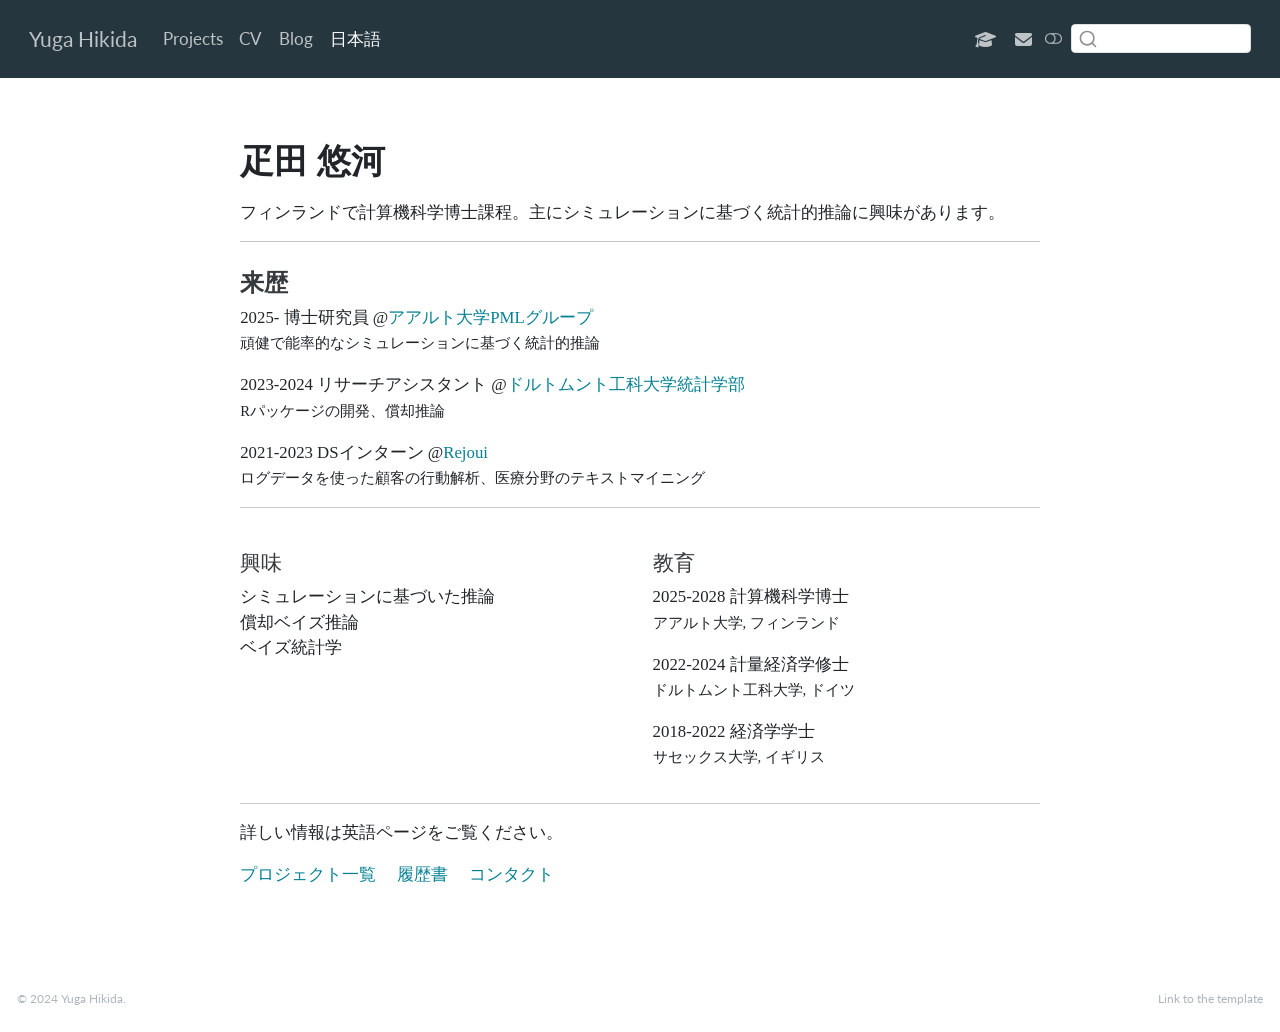
<file: docs/japanese/index.html>
<!DOCTYPE html>
<html xmlns="http://www.w3.org/1999/xhtml" lang="en" xml:lang="en"><head>

<meta charset="utf-8">
<meta name="generator" content="quarto-1.5.57">

<meta name="viewport" content="width=device-width, initial-scale=1.0, user-scalable=yes">


<title>index – Yuga Hikida</title>
<style>
code{white-space: pre-wrap;}
span.smallcaps{font-variant: small-caps;}
div.columns{display: flex; gap: min(4vw, 1.5em);}
div.column{flex: auto; overflow-x: auto;}
div.hanging-indent{margin-left: 1.5em; text-indent: -1.5em;}
ul.task-list{list-style: none;}
ul.task-list li input[type="checkbox"] {
  width: 0.8em;
  margin: 0 0.8em 0.2em -1em; /* quarto-specific, see https://github.com/quarto-dev/quarto-cli/issues/4556 */ 
  vertical-align: middle;
}
</style>


<script src="../site_libs/quarto-nav/quarto-nav.js"></script>
<script src="../site_libs/quarto-nav/headroom.min.js"></script>
<script src="../site_libs/clipboard/clipboard.min.js"></script>
<script src="../site_libs/quarto-search/autocomplete.umd.js"></script>
<script src="../site_libs/quarto-search/fuse.min.js"></script>
<script src="../site_libs/quarto-search/quarto-search.js"></script>
<meta name="quarto:offset" content="../">
<link href="../img/favicon.png" rel="icon" type="image/png">
<script src="../site_libs/quarto-html/quarto.js"></script>
<script src="../site_libs/quarto-html/popper.min.js"></script>
<script src="../site_libs/quarto-html/tippy.umd.min.js"></script>
<script src="../site_libs/quarto-html/anchor.min.js"></script>
<link href="../site_libs/quarto-html/tippy.css" rel="stylesheet">
<link href="../site_libs/quarto-html/quarto-syntax-highlighting.css" rel="stylesheet" class="quarto-color-scheme" id="quarto-text-highlighting-styles">
<link href="../site_libs/quarto-html/quarto-syntax-highlighting-dark.css" rel="prefetch" class="quarto-color-scheme quarto-color-alternate" id="quarto-text-highlighting-styles">
<script src="../site_libs/bootstrap/bootstrap.min.js"></script>
<link href="../site_libs/bootstrap/bootstrap-icons.css" rel="stylesheet">
<link href="../site_libs/bootstrap/bootstrap.min.css" rel="stylesheet" class="quarto-color-scheme" id="quarto-bootstrap" data-mode="light">
<link href="../site_libs/bootstrap/bootstrap-dark.min.css" rel="prefetch" class="quarto-color-scheme quarto-color-alternate" id="quarto-bootstrap" data-mode="dark">
<script src="../site_libs/quarto-contrib/iconify-2.1.0/iconify-icon.min.js"></script>
<link href="../site_libs/quarto-contrib/fontawesome6-0.1.0/all.css" rel="stylesheet">
<link href="../site_libs/quarto-contrib/fontawesome6-0.1.0/latex-fontsize.css" rel="stylesheet">
<script id="quarto-search-options" type="application/json">{
  "location": "navbar",
  "copy-button": false,
  "collapse-after": 3,
  "panel-placement": "end",
  "type": "textbox",
  "limit": 50,
  "keyboard-shortcut": [
    "f",
    "/",
    "s"
  ],
  "language": {
    "search-no-results-text": "No results",
    "search-matching-documents-text": "matching documents",
    "search-copy-link-title": "Copy link to search",
    "search-hide-matches-text": "Hide additional matches",
    "search-more-match-text": "more match in this document",
    "search-more-matches-text": "more matches in this document",
    "search-clear-button-title": "Clear",
    "search-text-placeholder": "",
    "search-detached-cancel-button-title": "Cancel",
    "search-submit-button-title": "Submit",
    "search-label": "Search"
  }
}</script>


</head>

<body class="nav-fixed fullcontent">

<div id="quarto-search-results"></div>
  <header id="quarto-header" class="headroom fixed-top">
    <nav class="navbar navbar-expand-md " data-bs-theme="dark">
      <div class="navbar-container container-fluid">
      <div class="navbar-brand-container mx-auto">
    <a class="navbar-brand" href="../index.html">
    <span class="navbar-title">Yuga Hikida</span>
    </a>
  </div>
            <div id="quarto-search" class="" title="Search"></div>
          <button class="navbar-toggler" type="button" data-bs-toggle="collapse" data-bs-target="#navbarCollapse" aria-controls="navbarCollapse" role="menu" aria-expanded="false" aria-label="Toggle navigation" onclick="if (window.quartoToggleHeadroom) { window.quartoToggleHeadroom(); }">
  <span class="navbar-toggler-icon"></span>
</button>
          <div class="collapse navbar-collapse" id="navbarCollapse">
            <ul class="navbar-nav navbar-nav-scroll me-auto">
  <li class="nav-item">
    <a class="nav-link" href="../projects/index.html"> 
<span class="menu-text">Projects</span></a>
  </li>  
  <li class="nav-item">
    <a class="nav-link" href="../cv/index.html"> 
<span class="menu-text">CV</span></a>
  </li>  
  <li class="nav-item">
    <a class="nav-link" href="../blog/index.html"> 
<span class="menu-text">Blog</span></a>
  </li>  
  <li class="nav-item">
    <a class="nav-link active" href="../japanese/index.html" aria-current="page"> 
<span class="menu-text"><span style="font-family: Meiryo;">日本語</span></span></a>
  </li>  
</ul>
            <ul class="navbar-nav navbar-nav-scroll ms-auto">
  <li class="nav-item">
    <a class="nav-link" href="https://bsky.app/profile/yugahikida.bsky.social"> 
<span class="menu-text"><iconify-icon role="img" inline="" icon="fa6-brands:bluesky" aria-label="Icon bluesky from fa6-brands Iconify.design set." title="Icon bluesky from fa6-brands Iconify.design set."></iconify-icon></span></a>
  </li>  
  <li class="nav-item">
    <a class="nav-link" href="https://github.com/yugahikida"> 
<span class="menu-text"><iconify-icon role="img" inline="" icon="fa6-brands:github" aria-label="Icon github from fa6-brands Iconify.design set." title="Icon github from fa6-brands Iconify.design set."></iconify-icon></span></a>
  </li>  
  <li class="nav-item">
    <a class="nav-link" href="https://www.linkedin.com/in/yugahikida"> 
<span class="menu-text"><iconify-icon role="img" inline="" icon="fa6-brands:linkedin" aria-label="Icon linkedin from fa6-brands Iconify.design set." title="Icon linkedin from fa6-brands Iconify.design set."></iconify-icon></span></a>
  </li>  
  <li class="nav-item">
    <a class="nav-link" href="https://scholar.google.com/citations?user=jvKJHacAAAAJ"> 
<span class="menu-text"><i class="fa-solid fa-graduation-cap" aria-label="graduation-cap"></i></span></a>
  </li>  
  <li class="nav-item">
    <a class="nav-link" href="mailto:yuga.hikida@gmail.com"> 
<span class="menu-text"><i class="fa-solid fa-envelope" aria-label="envelope"></i></span></a>
  </li>  
</ul>
          </div> <!-- /navcollapse -->
            <div class="quarto-navbar-tools">
  <a href="" class="quarto-color-scheme-toggle quarto-navigation-tool  px-1" onclick="window.quartoToggleColorScheme(); return false;" title="Toggle dark mode"><i class="bi"></i></a>
</div>
      </div> <!-- /container-fluid -->
    </nav>
</header>
<!-- content -->
<div id="quarto-content" class="quarto-container page-columns page-rows-contents page-layout-article page-navbar">
<!-- sidebar -->
<!-- margin-sidebar -->
    
<!-- main -->
<main class="content" id="quarto-document-content">




<!-- ![](great_photo.png){fig-alt="great view." width="100%"} -->
<section id="疋田-悠河" class="level1" style="font-family: Meiryo;">
<h1>疋田 悠河</h1>
<p>フィンランドで計算機科学博士課程。主にシミュレーションに基づく統計的推論に興味があります。</p>
<hr>
<section id="来歴" class="level3">
<h3 class="anchored" data-anchor-id="来歴">来歴</h3>
<p>2025- 博士研究員 @<a href="https://research.cs.aalto.fi/pml/">アアルト大学PMLグループ</a> <br> <small>頑健で能率的なシミュレーションに基づく統計的推論</small></p>
<p>2023-2024 リサーチアシスタント @<a href="https://statistik.tu-dortmund.de/en/department/">ドルトムント工科大学統計学部</a> <br> <small>Rパッケージの開発、償却推論</small></p>
<p>2021-2023 DSインターン @<a href="https://rejoui.co.jp/">Rejoui</a> <br> <small>ログデータを使った顧客の行動解析、医療分野のテキストマイニング</small></p>
<hr>
<div class="grid">
<section id="興味" class="level4 g-col-12 g-col-sm-6">
<h4 class="anchored" data-anchor-id="興味">興味</h4>
<p>シミュレーションに基づいた推論 <br> 償却ベイズ推論 <br> ベイズ統計学 <br></p>
</section>
<section id="教育" class="level4 g-col-12 g-col-sm-6">
<h4 class="anchored" data-anchor-id="教育">教育</h4>
<div class="smaller">
<p>2025-2028 計算機科学博士 <br> <small> アアルト大学, フィンランド </small><br></p>
<p>2022-2024 計量経済学修士 <br> <small> ドルトムント工科大学, ドイツ </small><br></p>
<p>2018-2022 経済学学士 <br> <small> サセックス大学, イギリス </small></p>
</div>
</section>
</div>
<hr>
<p>詳しい情報は英語ページをご覧ください。</p>
<p><a href="../projects/index.html">プロジェクト一覧</a>  <a href="../cv/index.html">履歴書</a>  <a href="../index.html">コンタクト</a></p>
</section>
</section>



</main> <!-- /main -->
<script id="quarto-html-after-body" type="application/javascript">
window.document.addEventListener("DOMContentLoaded", function (event) {
  const toggleBodyColorMode = (bsSheetEl) => {
    const mode = bsSheetEl.getAttribute("data-mode");
    const bodyEl = window.document.querySelector("body");
    if (mode === "dark") {
      bodyEl.classList.add("quarto-dark");
      bodyEl.classList.remove("quarto-light");
    } else {
      bodyEl.classList.add("quarto-light");
      bodyEl.classList.remove("quarto-dark");
    }
  }
  const toggleBodyColorPrimary = () => {
    const bsSheetEl = window.document.querySelector("link#quarto-bootstrap");
    if (bsSheetEl) {
      toggleBodyColorMode(bsSheetEl);
    }
  }
  toggleBodyColorPrimary();  
  const disableStylesheet = (stylesheets) => {
    for (let i=0; i < stylesheets.length; i++) {
      const stylesheet = stylesheets[i];
      stylesheet.rel = 'prefetch';
    }
  }
  const enableStylesheet = (stylesheets) => {
    for (let i=0; i < stylesheets.length; i++) {
      const stylesheet = stylesheets[i];
      stylesheet.rel = 'stylesheet';
    }
  }
  const manageTransitions = (selector, allowTransitions) => {
    const els = window.document.querySelectorAll(selector);
    for (let i=0; i < els.length; i++) {
      const el = els[i];
      if (allowTransitions) {
        el.classList.remove('notransition');
      } else {
        el.classList.add('notransition');
      }
    }
  }
  const toggleGiscusIfUsed = (isAlternate, darkModeDefault) => {
    const baseTheme = document.querySelector('#giscus-base-theme')?.value ?? 'light';
    const alternateTheme = document.querySelector('#giscus-alt-theme')?.value ?? 'dark';
    let newTheme = '';
    if(darkModeDefault) {
      newTheme = isAlternate ? baseTheme : alternateTheme;
    } else {
      newTheme = isAlternate ? alternateTheme : baseTheme;
    }
    const changeGiscusTheme = () => {
      // From: https://github.com/giscus/giscus/issues/336
      const sendMessage = (message) => {
        const iframe = document.querySelector('iframe.giscus-frame');
        if (!iframe) return;
        iframe.contentWindow.postMessage({ giscus: message }, 'https://giscus.app');
      }
      sendMessage({
        setConfig: {
          theme: newTheme
        }
      });
    }
    const isGiscussLoaded = window.document.querySelector('iframe.giscus-frame') !== null;
    if (isGiscussLoaded) {
      changeGiscusTheme();
    }
  }
  const toggleColorMode = (alternate) => {
    // Switch the stylesheets
    const alternateStylesheets = window.document.querySelectorAll('link.quarto-color-scheme.quarto-color-alternate');
    manageTransitions('#quarto-margin-sidebar .nav-link', false);
    if (alternate) {
      enableStylesheet(alternateStylesheets);
      for (const sheetNode of alternateStylesheets) {
        if (sheetNode.id === "quarto-bootstrap") {
          toggleBodyColorMode(sheetNode);
        }
      }
    } else {
      disableStylesheet(alternateStylesheets);
      toggleBodyColorPrimary();
    }
    manageTransitions('#quarto-margin-sidebar .nav-link', true);
    // Switch the toggles
    const toggles = window.document.querySelectorAll('.quarto-color-scheme-toggle');
    for (let i=0; i < toggles.length; i++) {
      const toggle = toggles[i];
      if (toggle) {
        if (alternate) {
          toggle.classList.add("alternate");     
        } else {
          toggle.classList.remove("alternate");
        }
      }
    }
    // Hack to workaround the fact that safari doesn't
    // properly recolor the scrollbar when toggling (#1455)
    if (navigator.userAgent.indexOf('Safari') > 0 && navigator.userAgent.indexOf('Chrome') == -1) {
      manageTransitions("body", false);
      window.scrollTo(0, 1);
      setTimeout(() => {
        window.scrollTo(0, 0);
        manageTransitions("body", true);
      }, 40);  
    }
  }
  const isFileUrl = () => { 
    return window.location.protocol === 'file:';
  }
  const hasAlternateSentinel = () => {  
    let styleSentinel = getColorSchemeSentinel();
    if (styleSentinel !== null) {
      return styleSentinel === "alternate";
    } else {
      return false;
    }
  }
  const setStyleSentinel = (alternate) => {
    const value = alternate ? "alternate" : "default";
    if (!isFileUrl()) {
      window.localStorage.setItem("quarto-color-scheme", value);
    } else {
      localAlternateSentinel = value;
    }
  }
  const getColorSchemeSentinel = () => {
    if (!isFileUrl()) {
      const storageValue = window.localStorage.getItem("quarto-color-scheme");
      return storageValue != null ? storageValue : localAlternateSentinel;
    } else {
      return localAlternateSentinel;
    }
  }
  const darkModeDefault = false;
  let localAlternateSentinel = darkModeDefault ? 'alternate' : 'default';
  // Dark / light mode switch
  window.quartoToggleColorScheme = () => {
    // Read the current dark / light value 
    let toAlternate = !hasAlternateSentinel();
    toggleColorMode(toAlternate);
    setStyleSentinel(toAlternate);
    toggleGiscusIfUsed(toAlternate, darkModeDefault);
  };
  // Ensure there is a toggle, if there isn't float one in the top right
  if (window.document.querySelector('.quarto-color-scheme-toggle') === null) {
    const a = window.document.createElement('a');
    a.classList.add('top-right');
    a.classList.add('quarto-color-scheme-toggle');
    a.href = "";
    a.onclick = function() { try { window.quartoToggleColorScheme(); } catch {} return false; };
    const i = window.document.createElement("i");
    i.classList.add('bi');
    a.appendChild(i);
    window.document.body.appendChild(a);
  }
  // Switch to dark mode if need be
  if (hasAlternateSentinel()) {
    toggleColorMode(true);
  } else {
    toggleColorMode(false);
  }
  const icon = "";
  const anchorJS = new window.AnchorJS();
  anchorJS.options = {
    placement: 'right',
    icon: icon
  };
  anchorJS.add('.anchored');
  const isCodeAnnotation = (el) => {
    for (const clz of el.classList) {
      if (clz.startsWith('code-annotation-')) {                     
        return true;
      }
    }
    return false;
  }
  const onCopySuccess = function(e) {
    // button target
    const button = e.trigger;
    // don't keep focus
    button.blur();
    // flash "checked"
    button.classList.add('code-copy-button-checked');
    var currentTitle = button.getAttribute("title");
    button.setAttribute("title", "Copied!");
    let tooltip;
    if (window.bootstrap) {
      button.setAttribute("data-bs-toggle", "tooltip");
      button.setAttribute("data-bs-placement", "left");
      button.setAttribute("data-bs-title", "Copied!");
      tooltip = new bootstrap.Tooltip(button, 
        { trigger: "manual", 
          customClass: "code-copy-button-tooltip",
          offset: [0, -8]});
      tooltip.show();    
    }
    setTimeout(function() {
      if (tooltip) {
        tooltip.hide();
        button.removeAttribute("data-bs-title");
        button.removeAttribute("data-bs-toggle");
        button.removeAttribute("data-bs-placement");
      }
      button.setAttribute("title", currentTitle);
      button.classList.remove('code-copy-button-checked');
    }, 1000);
    // clear code selection
    e.clearSelection();
  }
  const getTextToCopy = function(trigger) {
      const codeEl = trigger.previousElementSibling.cloneNode(true);
      for (const childEl of codeEl.children) {
        if (isCodeAnnotation(childEl)) {
          childEl.remove();
        }
      }
      return codeEl.innerText;
  }
  const clipboard = new window.ClipboardJS('.code-copy-button:not([data-in-quarto-modal])', {
    text: getTextToCopy
  });
  clipboard.on('success', onCopySuccess);
  if (window.document.getElementById('quarto-embedded-source-code-modal')) {
    // For code content inside modals, clipBoardJS needs to be initialized with a container option
    // TODO: Check when it could be a function (https://github.com/zenorocha/clipboard.js/issues/860)
    const clipboardModal = new window.ClipboardJS('.code-copy-button[data-in-quarto-modal]', {
      text: getTextToCopy,
      container: window.document.getElementById('quarto-embedded-source-code-modal')
    });
    clipboardModal.on('success', onCopySuccess);
  }
    var localhostRegex = new RegExp(/^(?:http|https):\/\/localhost\:?[0-9]*\//);
    var mailtoRegex = new RegExp(/^mailto:/);
      var filterRegex = new RegExp('/' + window.location.host + '/');
    var isInternal = (href) => {
        return filterRegex.test(href) || localhostRegex.test(href) || mailtoRegex.test(href);
    }
    // Inspect non-navigation links and adorn them if external
 	var links = window.document.querySelectorAll('a[href]:not(.nav-link):not(.navbar-brand):not(.toc-action):not(.sidebar-link):not(.sidebar-item-toggle):not(.pagination-link):not(.no-external):not([aria-hidden]):not(.dropdown-item):not(.quarto-navigation-tool):not(.about-link)');
    for (var i=0; i<links.length; i++) {
      const link = links[i];
      if (!isInternal(link.href)) {
        // undo the damage that might have been done by quarto-nav.js in the case of
        // links that we want to consider external
        if (link.dataset.originalHref !== undefined) {
          link.href = link.dataset.originalHref;
        }
      }
    }
  function tippyHover(el, contentFn, onTriggerFn, onUntriggerFn) {
    const config = {
      allowHTML: true,
      maxWidth: 500,
      delay: 100,
      arrow: false,
      appendTo: function(el) {
          return el.parentElement;
      },
      interactive: true,
      interactiveBorder: 10,
      theme: 'quarto',
      placement: 'bottom-start',
    };
    if (contentFn) {
      config.content = contentFn;
    }
    if (onTriggerFn) {
      config.onTrigger = onTriggerFn;
    }
    if (onUntriggerFn) {
      config.onUntrigger = onUntriggerFn;
    }
    window.tippy(el, config); 
  }
  const noterefs = window.document.querySelectorAll('a[role="doc-noteref"]');
  for (var i=0; i<noterefs.length; i++) {
    const ref = noterefs[i];
    tippyHover(ref, function() {
      // use id or data attribute instead here
      let href = ref.getAttribute('data-footnote-href') || ref.getAttribute('href');
      try { href = new URL(href).hash; } catch {}
      const id = href.replace(/^#\/?/, "");
      const note = window.document.getElementById(id);
      if (note) {
        return note.innerHTML;
      } else {
        return "";
      }
    });
  }
  const xrefs = window.document.querySelectorAll('a.quarto-xref');
  const processXRef = (id, note) => {
    // Strip column container classes
    const stripColumnClz = (el) => {
      el.classList.remove("page-full", "page-columns");
      if (el.children) {
        for (const child of el.children) {
          stripColumnClz(child);
        }
      }
    }
    stripColumnClz(note)
    if (id === null || id.startsWith('sec-')) {
      // Special case sections, only their first couple elements
      const container = document.createElement("div");
      if (note.children && note.children.length > 2) {
        container.appendChild(note.children[0].cloneNode(true));
        for (let i = 1; i < note.children.length; i++) {
          const child = note.children[i];
          if (child.tagName === "P" && child.innerText === "") {
            continue;
          } else {
            container.appendChild(child.cloneNode(true));
            break;
          }
        }
        if (window.Quarto?.typesetMath) {
          window.Quarto.typesetMath(container);
        }
        return container.innerHTML
      } else {
        if (window.Quarto?.typesetMath) {
          window.Quarto.typesetMath(note);
        }
        return note.innerHTML;
      }
    } else {
      // Remove any anchor links if they are present
      const anchorLink = note.querySelector('a.anchorjs-link');
      if (anchorLink) {
        anchorLink.remove();
      }
      if (window.Quarto?.typesetMath) {
        window.Quarto.typesetMath(note);
      }
      // TODO in 1.5, we should make sure this works without a callout special case
      if (note.classList.contains("callout")) {
        return note.outerHTML;
      } else {
        return note.innerHTML;
      }
    }
  }
  for (var i=0; i<xrefs.length; i++) {
    const xref = xrefs[i];
    tippyHover(xref, undefined, function(instance) {
      instance.disable();
      let url = xref.getAttribute('href');
      let hash = undefined; 
      if (url.startsWith('#')) {
        hash = url;
      } else {
        try { hash = new URL(url).hash; } catch {}
      }
      if (hash) {
        const id = hash.replace(/^#\/?/, "");
        const note = window.document.getElementById(id);
        if (note !== null) {
          try {
            const html = processXRef(id, note.cloneNode(true));
            instance.setContent(html);
          } finally {
            instance.enable();
            instance.show();
          }
        } else {
          // See if we can fetch this
          fetch(url.split('#')[0])
          .then(res => res.text())
          .then(html => {
            const parser = new DOMParser();
            const htmlDoc = parser.parseFromString(html, "text/html");
            const note = htmlDoc.getElementById(id);
            if (note !== null) {
              const html = processXRef(id, note);
              instance.setContent(html);
            } 
          }).finally(() => {
            instance.enable();
            instance.show();
          });
        }
      } else {
        // See if we can fetch a full url (with no hash to target)
        // This is a special case and we should probably do some content thinning / targeting
        fetch(url)
        .then(res => res.text())
        .then(html => {
          const parser = new DOMParser();
          const htmlDoc = parser.parseFromString(html, "text/html");
          const note = htmlDoc.querySelector('main.content');
          if (note !== null) {
            // This should only happen for chapter cross references
            // (since there is no id in the URL)
            // remove the first header
            if (note.children.length > 0 && note.children[0].tagName === "HEADER") {
              note.children[0].remove();
            }
            const html = processXRef(null, note);
            instance.setContent(html);
          } 
        }).finally(() => {
          instance.enable();
          instance.show();
        });
      }
    }, function(instance) {
    });
  }
      let selectedAnnoteEl;
      const selectorForAnnotation = ( cell, annotation) => {
        let cellAttr = 'data-code-cell="' + cell + '"';
        let lineAttr = 'data-code-annotation="' +  annotation + '"';
        const selector = 'span[' + cellAttr + '][' + lineAttr + ']';
        return selector;
      }
      const selectCodeLines = (annoteEl) => {
        const doc = window.document;
        const targetCell = annoteEl.getAttribute("data-target-cell");
        const targetAnnotation = annoteEl.getAttribute("data-target-annotation");
        const annoteSpan = window.document.querySelector(selectorForAnnotation(targetCell, targetAnnotation));
        const lines = annoteSpan.getAttribute("data-code-lines").split(",");
        const lineIds = lines.map((line) => {
          return targetCell + "-" + line;
        })
        let top = null;
        let height = null;
        let parent = null;
        if (lineIds.length > 0) {
            //compute the position of the single el (top and bottom and make a div)
            const el = window.document.getElementById(lineIds[0]);
            top = el.offsetTop;
            height = el.offsetHeight;
            parent = el.parentElement.parentElement;
          if (lineIds.length > 1) {
            const lastEl = window.document.getElementById(lineIds[lineIds.length - 1]);
            const bottom = lastEl.offsetTop + lastEl.offsetHeight;
            height = bottom - top;
          }
          if (top !== null && height !== null && parent !== null) {
            // cook up a div (if necessary) and position it 
            let div = window.document.getElementById("code-annotation-line-highlight");
            if (div === null) {
              div = window.document.createElement("div");
              div.setAttribute("id", "code-annotation-line-highlight");
              div.style.position = 'absolute';
              parent.appendChild(div);
            }
            div.style.top = top - 2 + "px";
            div.style.height = height + 4 + "px";
            div.style.left = 0;
            let gutterDiv = window.document.getElementById("code-annotation-line-highlight-gutter");
            if (gutterDiv === null) {
              gutterDiv = window.document.createElement("div");
              gutterDiv.setAttribute("id", "code-annotation-line-highlight-gutter");
              gutterDiv.style.position = 'absolute';
              const codeCell = window.document.getElementById(targetCell);
              const gutter = codeCell.querySelector('.code-annotation-gutter');
              gutter.appendChild(gutterDiv);
            }
            gutterDiv.style.top = top - 2 + "px";
            gutterDiv.style.height = height + 4 + "px";
          }
          selectedAnnoteEl = annoteEl;
        }
      };
      const unselectCodeLines = () => {
        const elementsIds = ["code-annotation-line-highlight", "code-annotation-line-highlight-gutter"];
        elementsIds.forEach((elId) => {
          const div = window.document.getElementById(elId);
          if (div) {
            div.remove();
          }
        });
        selectedAnnoteEl = undefined;
      };
        // Handle positioning of the toggle
    window.addEventListener(
      "resize",
      throttle(() => {
        elRect = undefined;
        if (selectedAnnoteEl) {
          selectCodeLines(selectedAnnoteEl);
        }
      }, 10)
    );
    function throttle(fn, ms) {
    let throttle = false;
    let timer;
      return (...args) => {
        if(!throttle) { // first call gets through
            fn.apply(this, args);
            throttle = true;
        } else { // all the others get throttled
            if(timer) clearTimeout(timer); // cancel #2
            timer = setTimeout(() => {
              fn.apply(this, args);
              timer = throttle = false;
            }, ms);
        }
      };
    }
      // Attach click handler to the DT
      const annoteDls = window.document.querySelectorAll('dt[data-target-cell]');
      for (const annoteDlNode of annoteDls) {
        annoteDlNode.addEventListener('click', (event) => {
          const clickedEl = event.target;
          if (clickedEl !== selectedAnnoteEl) {
            unselectCodeLines();
            const activeEl = window.document.querySelector('dt[data-target-cell].code-annotation-active');
            if (activeEl) {
              activeEl.classList.remove('code-annotation-active');
            }
            selectCodeLines(clickedEl);
            clickedEl.classList.add('code-annotation-active');
          } else {
            // Unselect the line
            unselectCodeLines();
            clickedEl.classList.remove('code-annotation-active');
          }
        });
      }
  const findCites = (el) => {
    const parentEl = el.parentElement;
    if (parentEl) {
      const cites = parentEl.dataset.cites;
      if (cites) {
        return {
          el,
          cites: cites.split(' ')
        };
      } else {
        return findCites(el.parentElement)
      }
    } else {
      return undefined;
    }
  };
  var bibliorefs = window.document.querySelectorAll('a[role="doc-biblioref"]');
  for (var i=0; i<bibliorefs.length; i++) {
    const ref = bibliorefs[i];
    const citeInfo = findCites(ref);
    if (citeInfo) {
      tippyHover(citeInfo.el, function() {
        var popup = window.document.createElement('div');
        citeInfo.cites.forEach(function(cite) {
          var citeDiv = window.document.createElement('div');
          citeDiv.classList.add('hanging-indent');
          citeDiv.classList.add('csl-entry');
          var biblioDiv = window.document.getElementById('ref-' + cite);
          if (biblioDiv) {
            citeDiv.innerHTML = biblioDiv.innerHTML;
          }
          popup.appendChild(citeDiv);
        });
        return popup.innerHTML;
      });
    }
  }
});
</script>
</div> <!-- /content -->
<footer class="footer">
  <div class="nav-footer">
    <div class="nav-footer-left">
<p><span class="faux-block">© 2024 Yuga Hikida.</span></p>
</div>   
    <div class="nav-footer-center">
      &nbsp;
    </div>
    <div class="nav-footer-right">
<p><span class="faux-block"><a style="color: #adb5bd;" href="https://github.com/marvinschmitt/quarto-website-template/">Link to the template</a></span></p>
</div>
  </div>
</footer>




</body></html>
</file>
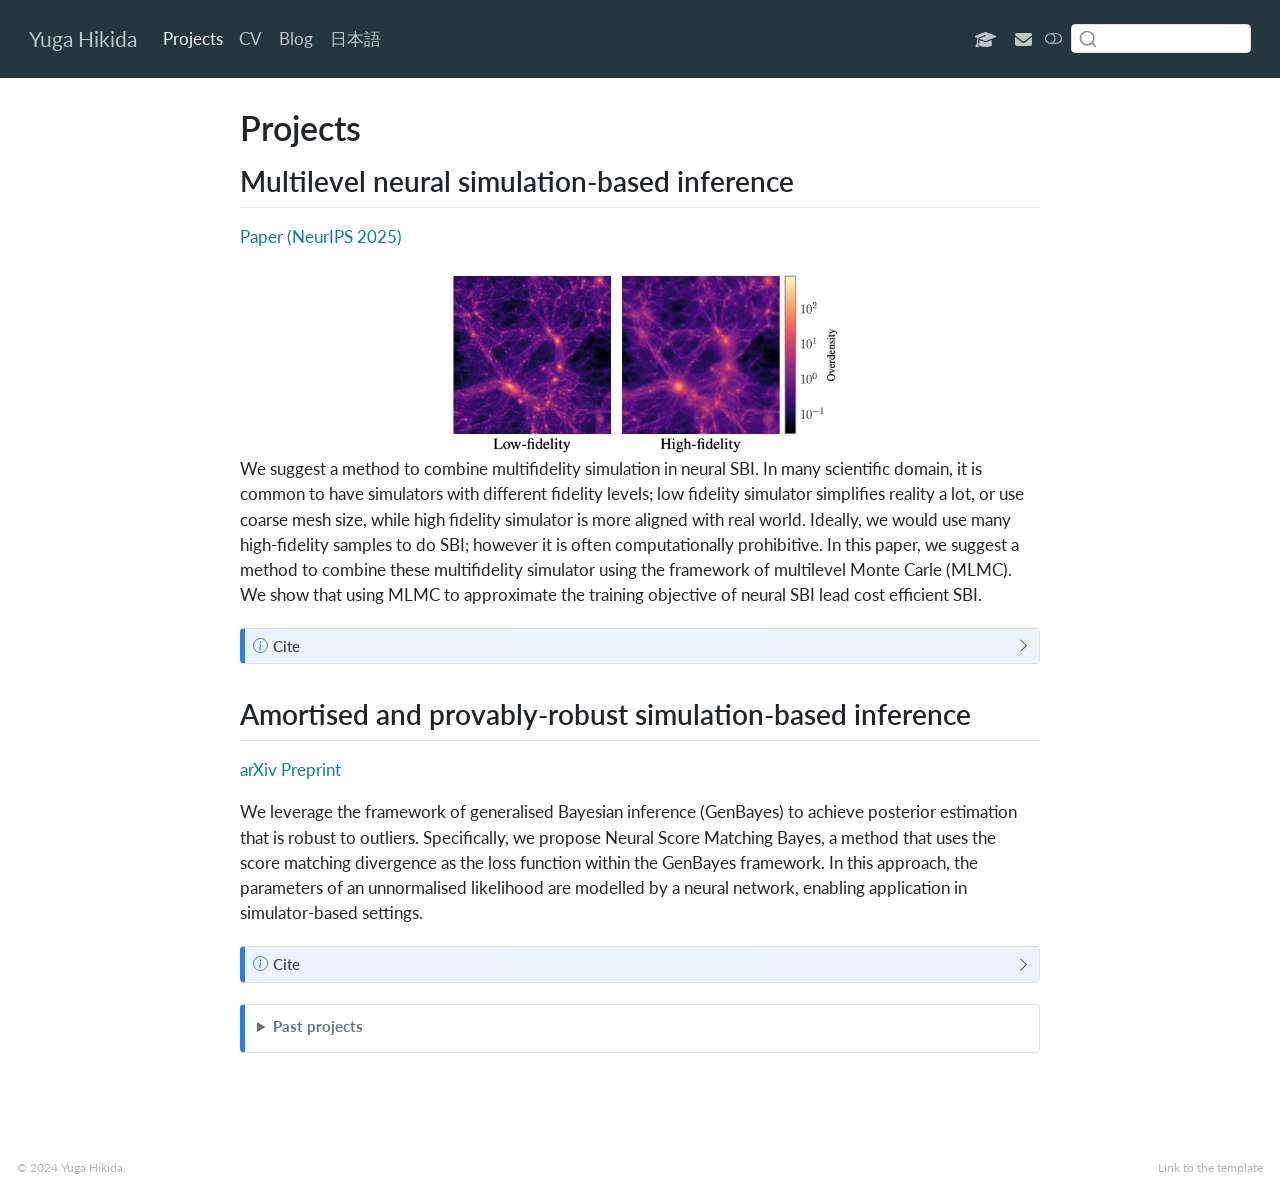
<file: docs/projects/index.html>
<!DOCTYPE html>
<html xmlns="http://www.w3.org/1999/xhtml" lang="en" xml:lang="en"><head>

<meta charset="utf-8">
<meta name="generator" content="quarto-1.5.57">

<meta name="viewport" content="width=device-width, initial-scale=1.0, user-scalable=yes">


<title>Projects – Yuga Hikida</title>
<style>
code{white-space: pre-wrap;}
span.smallcaps{font-variant: small-caps;}
div.columns{display: flex; gap: min(4vw, 1.5em);}
div.column{flex: auto; overflow-x: auto;}
div.hanging-indent{margin-left: 1.5em; text-indent: -1.5em;}
ul.task-list{list-style: none;}
ul.task-list li input[type="checkbox"] {
  width: 0.8em;
  margin: 0 0.8em 0.2em -1em; /* quarto-specific, see https://github.com/quarto-dev/quarto-cli/issues/4556 */ 
  vertical-align: middle;
}
/* CSS for syntax highlighting */
pre > code.sourceCode { white-space: pre; position: relative; }
pre > code.sourceCode > span { line-height: 1.25; }
pre > code.sourceCode > span:empty { height: 1.2em; }
.sourceCode { overflow: visible; }
code.sourceCode > span { color: inherit; text-decoration: inherit; }
div.sourceCode { margin: 1em 0; }
pre.sourceCode { margin: 0; }
@media screen {
div.sourceCode { overflow: auto; }
}
@media print {
pre > code.sourceCode { white-space: pre-wrap; }
pre > code.sourceCode > span { display: inline-block; text-indent: -5em; padding-left: 5em; }
}
pre.numberSource code
  { counter-reset: source-line 0; }
pre.numberSource code > span
  { position: relative; left: -4em; counter-increment: source-line; }
pre.numberSource code > span > a:first-child::before
  { content: counter(source-line);
    position: relative; left: -1em; text-align: right; vertical-align: baseline;
    border: none; display: inline-block;
    -webkit-touch-callout: none; -webkit-user-select: none;
    -khtml-user-select: none; -moz-user-select: none;
    -ms-user-select: none; user-select: none;
    padding: 0 4px; width: 4em;
  }
pre.numberSource { margin-left: 3em;  padding-left: 4px; }
div.sourceCode
  {   }
@media screen {
pre > code.sourceCode > span > a:first-child::before { text-decoration: underline; }
}
</style>


<script src="../site_libs/quarto-nav/quarto-nav.js"></script>
<script src="../site_libs/quarto-nav/headroom.min.js"></script>
<script src="../site_libs/clipboard/clipboard.min.js"></script>
<script src="../site_libs/quarto-search/autocomplete.umd.js"></script>
<script src="../site_libs/quarto-search/fuse.min.js"></script>
<script src="../site_libs/quarto-search/quarto-search.js"></script>
<meta name="quarto:offset" content="../">
<link href="../img/favicon.png" rel="icon" type="image/png">
<script src="../site_libs/quarto-html/quarto.js"></script>
<script src="../site_libs/quarto-html/popper.min.js"></script>
<script src="../site_libs/quarto-html/tippy.umd.min.js"></script>
<script src="../site_libs/quarto-html/anchor.min.js"></script>
<link href="../site_libs/quarto-html/tippy.css" rel="stylesheet">
<link href="../site_libs/quarto-html/quarto-syntax-highlighting.css" rel="stylesheet" class="quarto-color-scheme" id="quarto-text-highlighting-styles">
<link href="../site_libs/quarto-html/quarto-syntax-highlighting-dark.css" rel="prefetch" class="quarto-color-scheme quarto-color-alternate" id="quarto-text-highlighting-styles">
<script src="../site_libs/bootstrap/bootstrap.min.js"></script>
<link href="../site_libs/bootstrap/bootstrap-icons.css" rel="stylesheet">
<link href="../site_libs/bootstrap/bootstrap.min.css" rel="stylesheet" class="quarto-color-scheme" id="quarto-bootstrap" data-mode="light">
<link href="../site_libs/bootstrap/bootstrap-dark.min.css" rel="prefetch" class="quarto-color-scheme quarto-color-alternate" id="quarto-bootstrap" data-mode="dark">
<script src="../site_libs/quarto-contrib/iconify-2.1.0/iconify-icon.min.js"></script>
<link href="../site_libs/quarto-contrib/fontawesome6-0.1.0/all.css" rel="stylesheet">
<link href="../site_libs/quarto-contrib/fontawesome6-0.1.0/latex-fontsize.css" rel="stylesheet">
<script id="quarto-search-options" type="application/json">{
  "location": "navbar",
  "copy-button": false,
  "collapse-after": 3,
  "panel-placement": "end",
  "type": "textbox",
  "limit": 50,
  "keyboard-shortcut": [
    "f",
    "/",
    "s"
  ],
  "language": {
    "search-no-results-text": "No results",
    "search-matching-documents-text": "matching documents",
    "search-copy-link-title": "Copy link to search",
    "search-hide-matches-text": "Hide additional matches",
    "search-more-match-text": "more match in this document",
    "search-more-matches-text": "more matches in this document",
    "search-clear-button-title": "Clear",
    "search-text-placeholder": "",
    "search-detached-cancel-button-title": "Cancel",
    "search-submit-button-title": "Submit",
    "search-label": "Search"
  }
}</script>


</head>

<body class="nav-fixed fullcontent">

<div id="quarto-search-results"></div>
  <header id="quarto-header" class="headroom fixed-top">
    <nav class="navbar navbar-expand-md " data-bs-theme="dark">
      <div class="navbar-container container-fluid">
      <div class="navbar-brand-container mx-auto">
    <a class="navbar-brand" href="../index.html">
    <span class="navbar-title">Yuga Hikida</span>
    </a>
  </div>
            <div id="quarto-search" class="" title="Search"></div>
          <button class="navbar-toggler" type="button" data-bs-toggle="collapse" data-bs-target="#navbarCollapse" aria-controls="navbarCollapse" role="menu" aria-expanded="false" aria-label="Toggle navigation" onclick="if (window.quartoToggleHeadroom) { window.quartoToggleHeadroom(); }">
  <span class="navbar-toggler-icon"></span>
</button>
          <div class="collapse navbar-collapse" id="navbarCollapse">
            <ul class="navbar-nav navbar-nav-scroll me-auto">
  <li class="nav-item">
    <a class="nav-link active" href="../projects/index.html" aria-current="page"> 
<span class="menu-text">Projects</span></a>
  </li>  
  <li class="nav-item">
    <a class="nav-link" href="../cv/index.html"> 
<span class="menu-text">CV</span></a>
  </li>  
  <li class="nav-item">
    <a class="nav-link" href="../blog/index.html"> 
<span class="menu-text">Blog</span></a>
  </li>  
  <li class="nav-item">
    <a class="nav-link" href="../japanese/index.html"> 
<span class="menu-text"><span style="font-family: Meiryo;">日本語</span></span></a>
  </li>  
</ul>
            <ul class="navbar-nav navbar-nav-scroll ms-auto">
  <li class="nav-item">
    <a class="nav-link" href="https://bsky.app/profile/yugahikida.bsky.social"> 
<span class="menu-text"><iconify-icon role="img" inline="" icon="fa6-brands:bluesky" aria-label="Icon bluesky from fa6-brands Iconify.design set." title="Icon bluesky from fa6-brands Iconify.design set."></iconify-icon></span></a>
  </li>  
  <li class="nav-item">
    <a class="nav-link" href="https://github.com/yugahikida"> 
<span class="menu-text"><iconify-icon role="img" inline="" icon="fa6-brands:github" aria-label="Icon github from fa6-brands Iconify.design set." title="Icon github from fa6-brands Iconify.design set."></iconify-icon></span></a>
  </li>  
  <li class="nav-item">
    <a class="nav-link" href="https://www.linkedin.com/in/yugahikida"> 
<span class="menu-text"><iconify-icon role="img" inline="" icon="fa6-brands:linkedin" aria-label="Icon linkedin from fa6-brands Iconify.design set." title="Icon linkedin from fa6-brands Iconify.design set."></iconify-icon></span></a>
  </li>  
  <li class="nav-item">
    <a class="nav-link" href="https://scholar.google.com/citations?user=jvKJHacAAAAJ"> 
<span class="menu-text"><i class="fa-solid fa-graduation-cap" aria-label="graduation-cap"></i></span></a>
  </li>  
  <li class="nav-item">
    <a class="nav-link" href="mailto:yuga.hikida@gmail.com"> 
<span class="menu-text"><i class="fa-solid fa-envelope" aria-label="envelope"></i></span></a>
  </li>  
</ul>
          </div> <!-- /navcollapse -->
            <div class="quarto-navbar-tools">
  <a href="" class="quarto-color-scheme-toggle quarto-navigation-tool  px-1" onclick="window.quartoToggleColorScheme(); return false;" title="Toggle dark mode"><i class="bi"></i></a>
</div>
      </div> <!-- /container-fluid -->
    </nav>
</header>
<!-- content -->
<div id="quarto-content" class="quarto-container page-columns page-rows-contents page-layout-article page-navbar">
<!-- sidebar -->
<!-- margin-sidebar -->
    
<!-- main -->
<main class="content" id="quarto-document-content">

<header id="title-block-header" class="quarto-title-block default">
<div class="quarto-title">
<h1 class="title">Projects</h1>
</div>



<div class="quarto-title-meta">

    
  
    
  </div>
  


</header>


<section id="multilevel-neural-simulation-based-inference" class="level2">
<h2 class="anchored" data-anchor-id="multilevel-neural-simulation-based-inference">Multilevel neural simulation-based inference</h2>
<p><a href="https://arxiv.org/abs/2506.06087" target="_blank">Paper (NeurIPS 2025)</a></p>
<center>
<img src="../img/multilevel_neural_sbi.png" style="height: 50%; width: 50%; object-fit: contain" onclick="window.open('https://arxiv.org/abs/2506.06087', 'blank');">
</center>
<p>We suggest a method to combine multifidelity simulation in neural SBI. In many scientific domain, it is common to have simulators with different fidelity levels; low fidelity simulator simplifies reality a lot, or use coarse mesh size, while high fidelity simulator is more aligned with real world. Ideally, we would use many high-fidelity samples to do SBI; however it is often computationally prohibitive. In this paper, we suggest a method to combine these multifidelity simulator using the framework of multilevel Monte Carle (MLMC). We show that using MLMC to approximate the training objective of neural SBI lead cost efficient SBI.</p>
<div class="callout callout-style-default callout-note callout-titled">
<div class="callout-header d-flex align-content-center" data-bs-toggle="collapse" data-bs-target=".callout-1-contents" aria-controls="callout-1" aria-expanded="false" aria-label="Toggle callout">
<div class="callout-icon-container">
<i class="callout-icon"></i>
</div>
<div class="callout-title-container flex-fill">
Cite
</div>
<div class="callout-btn-toggle d-inline-block border-0 py-1 ps-1 pe-0 float-end"><i class="callout-toggle"></i></div>
</div>
<div id="callout-1" class="callout-1-contents callout-collapse collapse">
<div class="callout-body-container callout-body">
<div class="sourceCode" id="cb1"><pre class="sourceCode bibtex code-with-copy"><code class="sourceCode bibtex"><span id="cb1-1"><a href="#cb1-1" aria-hidden="true" tabindex="-1"></a><span class="va">@article</span>{<span class="ot">hikida2025</span>,</span>
<span id="cb1-2"><a href="#cb1-2" aria-hidden="true" tabindex="-1"></a>  <span class="dt">title</span>={Multilevel neural simulation-based inference},</span>
<span id="cb1-3"><a href="#cb1-3" aria-hidden="true" tabindex="-1"></a>  <span class="dt">author</span>={Hikida, Yuga and Bharti, Ayush and Jeffrey, Niall and Briol, Fran{<span class="ch">\c</span>{c}}ois-Xavier},</span>
<span id="cb1-4"><a href="#cb1-4" aria-hidden="true" tabindex="-1"></a>  <span class="dt">journal</span>={Advances in Neural Information Processing Systems (NeurIPS)},</span>
<span id="cb1-5"><a href="#cb1-5" aria-hidden="true" tabindex="-1"></a>  <span class="dt">year</span>={2025},</span>
<span id="cb1-6"><a href="#cb1-6" aria-hidden="true" tabindex="-1"></a>  <span class="dt">url</span>={https://arxiv.org/abs/2506.06087}</span>
<span id="cb1-7"><a href="#cb1-7" aria-hidden="true" tabindex="-1"></a>  }</span></code><button title="Copy to Clipboard" class="code-copy-button"><i class="bi"></i></button></pre></div>
</div>
</div>
</div>
</section>
<section id="amortised-and-provably-robust-simulation-based-inference" class="level2">
<h2 class="anchored" data-anchor-id="amortised-and-provably-robust-simulation-based-inference">Amortised and provably-robust simulation-based inference</h2>
<p><a href="https://arxiv.org/abs/2602.11325" target="_blank">arXiv Preprint</a></p>
<p>We leverage the framework of generalised Bayesian inference (GenBayes) to achieve posterior estimation that is robust to outliers. Specifically, we propose Neural Score Matching Bayes, a method that uses the score matching divergence as the loss function within the GenBayes framework. In this approach, the parameters of an unnormalised likelihood are modelled by a neural network, enabling application in simulator-based settings.</p>
<div class="callout callout-style-default callout-note callout-titled">
<div class="callout-header d-flex align-content-center" data-bs-toggle="collapse" data-bs-target=".callout-2-contents" aria-controls="callout-2" aria-expanded="false" aria-label="Toggle callout">
<div class="callout-icon-container">
<i class="callout-icon"></i>
</div>
<div class="callout-title-container flex-fill">
Cite
</div>
<div class="callout-btn-toggle d-inline-block border-0 py-1 ps-1 pe-0 float-end"><i class="callout-toggle"></i></div>
</div>
<div id="callout-2" class="callout-2-contents callout-collapse collapse">
<div class="callout-body-container callout-body">
<div class="sourceCode" id="cb2"><pre class="sourceCode bibtex code-with-copy"><code class="sourceCode bibtex"><span id="cb2-1"><a href="#cb2-1" aria-hidden="true" tabindex="-1"></a><span class="va">@article</span>{<span class="ot">bharti2026amortised</span>,</span>
<span id="cb2-2"><a href="#cb2-2" aria-hidden="true" tabindex="-1"></a>  <span class="dt">title</span>         = {Amortised and Provably-Robust Simulation-Based Inference},</span>
<span id="cb2-3"><a href="#cb2-3" aria-hidden="true" tabindex="-1"></a>  <span class="dt">author</span>        = {Bharti, Ayush and Dellaporta, Charita and Hikida, Yuga and Briol, Fran{<span class="ch">\c</span>{c}}ois-Xavier},</span>
<span id="cb2-4"><a href="#cb2-4" aria-hidden="true" tabindex="-1"></a>  <span class="dt">year</span>          = {2026},</span>
<span id="cb2-5"><a href="#cb2-5" aria-hidden="true" tabindex="-1"></a>  <span class="dt">eprint</span>        = {2602.11325},</span>
<span id="cb2-6"><a href="#cb2-6" aria-hidden="true" tabindex="-1"></a>  <span class="dt">archivePrefix</span> = {arXiv},</span>
<span id="cb2-7"><a href="#cb2-7" aria-hidden="true" tabindex="-1"></a>  <span class="dt">primaryClass</span>  = {stat.ML},</span>
<span id="cb2-8"><a href="#cb2-8" aria-hidden="true" tabindex="-1"></a>  <span class="dt">doi</span>           = {10.48550/arXiv.2602.11325}</span>
<span id="cb2-9"><a href="#cb2-9" aria-hidden="true" tabindex="-1"></a>}</span></code><button title="Copy to Clipboard" class="code-copy-button"><i class="bi"></i></button></pre></div>
</div>
</div>
</div>
<div class="callout callout-style-simple callout-note no-icon">
<div class="callout-body d-flex">
<div class="callout-icon-container">
<i class="callout-icon no-icon"></i>
</div>
<div class="callout-body-container">
<details>
<summary>
<strong>Past projects</strong>
</summary>
<section id="lossless-visualization-of-4d-compositional-data-on-a-2d-canvas" class="level2">
<h2 class="anchored" data-anchor-id="lossless-visualization-of-4d-compositional-data-on-a-2d-canvas">Lossless Visualization of 4D Compositional Data on a 2D Canvas</h2>
<!-- <img src="project_1_banner.png" style="height: 100%; width: 100%; object-fit: contain" onclick="window.open('https://arxiv.org/abs/2210.07278', 'blank');"/> -->
<!-- <a href="https://arxiv.org/abs/2210.07278" target="_blank">arXiv Preprint</a> | <a href="https://github.com/marvinschmitt/MetaUncertaintyPaper" target="_blank">Code</a><br> -->
<p><a href="https://arxiv.org/abs/2403.11141" target="_blank">arXiv Preprint</a></p>
<p>The paper suggests the method to visualize 4D compositional data on a 2D canvas. This can be used to visualize data such as posterior model probabilities for 4 models on (2D) paper without loss of information and distortion. My contributions are general polishing of manuscript, creating 3D interactive figures and animation, and development of R package (planned).</p>
<hr>
</section>
<section id="r-package-metabmc" class="level2">
<h2 class="anchored" data-anchor-id="r-package-metabmc">R package “metabmc”</h2>
<p>The package implements meta-uncertainty quantification for Bayesian model comparison. This can be used to evaluate trustworthiness of posterior model probabilities, which tend to take extreme values. Check <a href="https://meta-uncertainty.github.io">the project website</a> for more detail. The development is still in progress and will be published in near future.</p>
<hr>
</section>
<section id="r-package-for-bayesian-proxy-structural-var" class="level2">
<h2 class="anchored" data-anchor-id="r-package-for-bayesian-proxy-structural-var">R package for Bayesian proxy structural VAR</h2>
<p>The package implements Bayesian vector autoregressive model with proxy variables for structural shocks in economy. This can help agents like government and central bank to make decisions, considering the expected effects in the system of economy. The development is still in progress and will be published in near future.</p>


</section>
</details></div>
</div>
</div>
</section>

</main> <!-- /main -->
<script id="quarto-html-after-body" type="application/javascript">
window.document.addEventListener("DOMContentLoaded", function (event) {
  const toggleBodyColorMode = (bsSheetEl) => {
    const mode = bsSheetEl.getAttribute("data-mode");
    const bodyEl = window.document.querySelector("body");
    if (mode === "dark") {
      bodyEl.classList.add("quarto-dark");
      bodyEl.classList.remove("quarto-light");
    } else {
      bodyEl.classList.add("quarto-light");
      bodyEl.classList.remove("quarto-dark");
    }
  }
  const toggleBodyColorPrimary = () => {
    const bsSheetEl = window.document.querySelector("link#quarto-bootstrap");
    if (bsSheetEl) {
      toggleBodyColorMode(bsSheetEl);
    }
  }
  toggleBodyColorPrimary();  
  const disableStylesheet = (stylesheets) => {
    for (let i=0; i < stylesheets.length; i++) {
      const stylesheet = stylesheets[i];
      stylesheet.rel = 'prefetch';
    }
  }
  const enableStylesheet = (stylesheets) => {
    for (let i=0; i < stylesheets.length; i++) {
      const stylesheet = stylesheets[i];
      stylesheet.rel = 'stylesheet';
    }
  }
  const manageTransitions = (selector, allowTransitions) => {
    const els = window.document.querySelectorAll(selector);
    for (let i=0; i < els.length; i++) {
      const el = els[i];
      if (allowTransitions) {
        el.classList.remove('notransition');
      } else {
        el.classList.add('notransition');
      }
    }
  }
  const toggleGiscusIfUsed = (isAlternate, darkModeDefault) => {
    const baseTheme = document.querySelector('#giscus-base-theme')?.value ?? 'light';
    const alternateTheme = document.querySelector('#giscus-alt-theme')?.value ?? 'dark';
    let newTheme = '';
    if(darkModeDefault) {
      newTheme = isAlternate ? baseTheme : alternateTheme;
    } else {
      newTheme = isAlternate ? alternateTheme : baseTheme;
    }
    const changeGiscusTheme = () => {
      // From: https://github.com/giscus/giscus/issues/336
      const sendMessage = (message) => {
        const iframe = document.querySelector('iframe.giscus-frame');
        if (!iframe) return;
        iframe.contentWindow.postMessage({ giscus: message }, 'https://giscus.app');
      }
      sendMessage({
        setConfig: {
          theme: newTheme
        }
      });
    }
    const isGiscussLoaded = window.document.querySelector('iframe.giscus-frame') !== null;
    if (isGiscussLoaded) {
      changeGiscusTheme();
    }
  }
  const toggleColorMode = (alternate) => {
    // Switch the stylesheets
    const alternateStylesheets = window.document.querySelectorAll('link.quarto-color-scheme.quarto-color-alternate');
    manageTransitions('#quarto-margin-sidebar .nav-link', false);
    if (alternate) {
      enableStylesheet(alternateStylesheets);
      for (const sheetNode of alternateStylesheets) {
        if (sheetNode.id === "quarto-bootstrap") {
          toggleBodyColorMode(sheetNode);
        }
      }
    } else {
      disableStylesheet(alternateStylesheets);
      toggleBodyColorPrimary();
    }
    manageTransitions('#quarto-margin-sidebar .nav-link', true);
    // Switch the toggles
    const toggles = window.document.querySelectorAll('.quarto-color-scheme-toggle');
    for (let i=0; i < toggles.length; i++) {
      const toggle = toggles[i];
      if (toggle) {
        if (alternate) {
          toggle.classList.add("alternate");     
        } else {
          toggle.classList.remove("alternate");
        }
      }
    }
    // Hack to workaround the fact that safari doesn't
    // properly recolor the scrollbar when toggling (#1455)
    if (navigator.userAgent.indexOf('Safari') > 0 && navigator.userAgent.indexOf('Chrome') == -1) {
      manageTransitions("body", false);
      window.scrollTo(0, 1);
      setTimeout(() => {
        window.scrollTo(0, 0);
        manageTransitions("body", true);
      }, 40);  
    }
  }
  const isFileUrl = () => { 
    return window.location.protocol === 'file:';
  }
  const hasAlternateSentinel = () => {  
    let styleSentinel = getColorSchemeSentinel();
    if (styleSentinel !== null) {
      return styleSentinel === "alternate";
    } else {
      return false;
    }
  }
  const setStyleSentinel = (alternate) => {
    const value = alternate ? "alternate" : "default";
    if (!isFileUrl()) {
      window.localStorage.setItem("quarto-color-scheme", value);
    } else {
      localAlternateSentinel = value;
    }
  }
  const getColorSchemeSentinel = () => {
    if (!isFileUrl()) {
      const storageValue = window.localStorage.getItem("quarto-color-scheme");
      return storageValue != null ? storageValue : localAlternateSentinel;
    } else {
      return localAlternateSentinel;
    }
  }
  const darkModeDefault = false;
  let localAlternateSentinel = darkModeDefault ? 'alternate' : 'default';
  // Dark / light mode switch
  window.quartoToggleColorScheme = () => {
    // Read the current dark / light value 
    let toAlternate = !hasAlternateSentinel();
    toggleColorMode(toAlternate);
    setStyleSentinel(toAlternate);
    toggleGiscusIfUsed(toAlternate, darkModeDefault);
  };
  // Ensure there is a toggle, if there isn't float one in the top right
  if (window.document.querySelector('.quarto-color-scheme-toggle') === null) {
    const a = window.document.createElement('a');
    a.classList.add('top-right');
    a.classList.add('quarto-color-scheme-toggle');
    a.href = "";
    a.onclick = function() { try { window.quartoToggleColorScheme(); } catch {} return false; };
    const i = window.document.createElement("i");
    i.classList.add('bi');
    a.appendChild(i);
    window.document.body.appendChild(a);
  }
  // Switch to dark mode if need be
  if (hasAlternateSentinel()) {
    toggleColorMode(true);
  } else {
    toggleColorMode(false);
  }
  const icon = "";
  const anchorJS = new window.AnchorJS();
  anchorJS.options = {
    placement: 'right',
    icon: icon
  };
  anchorJS.add('.anchored');
  const isCodeAnnotation = (el) => {
    for (const clz of el.classList) {
      if (clz.startsWith('code-annotation-')) {                     
        return true;
      }
    }
    return false;
  }
  const onCopySuccess = function(e) {
    // button target
    const button = e.trigger;
    // don't keep focus
    button.blur();
    // flash "checked"
    button.classList.add('code-copy-button-checked');
    var currentTitle = button.getAttribute("title");
    button.setAttribute("title", "Copied!");
    let tooltip;
    if (window.bootstrap) {
      button.setAttribute("data-bs-toggle", "tooltip");
      button.setAttribute("data-bs-placement", "left");
      button.setAttribute("data-bs-title", "Copied!");
      tooltip = new bootstrap.Tooltip(button, 
        { trigger: "manual", 
          customClass: "code-copy-button-tooltip",
          offset: [0, -8]});
      tooltip.show();    
    }
    setTimeout(function() {
      if (tooltip) {
        tooltip.hide();
        button.removeAttribute("data-bs-title");
        button.removeAttribute("data-bs-toggle");
        button.removeAttribute("data-bs-placement");
      }
      button.setAttribute("title", currentTitle);
      button.classList.remove('code-copy-button-checked');
    }, 1000);
    // clear code selection
    e.clearSelection();
  }
  const getTextToCopy = function(trigger) {
      const codeEl = trigger.previousElementSibling.cloneNode(true);
      for (const childEl of codeEl.children) {
        if (isCodeAnnotation(childEl)) {
          childEl.remove();
        }
      }
      return codeEl.innerText;
  }
  const clipboard = new window.ClipboardJS('.code-copy-button:not([data-in-quarto-modal])', {
    text: getTextToCopy
  });
  clipboard.on('success', onCopySuccess);
  if (window.document.getElementById('quarto-embedded-source-code-modal')) {
    // For code content inside modals, clipBoardJS needs to be initialized with a container option
    // TODO: Check when it could be a function (https://github.com/zenorocha/clipboard.js/issues/860)
    const clipboardModal = new window.ClipboardJS('.code-copy-button[data-in-quarto-modal]', {
      text: getTextToCopy,
      container: window.document.getElementById('quarto-embedded-source-code-modal')
    });
    clipboardModal.on('success', onCopySuccess);
  }
    var localhostRegex = new RegExp(/^(?:http|https):\/\/localhost\:?[0-9]*\//);
    var mailtoRegex = new RegExp(/^mailto:/);
      var filterRegex = new RegExp('/' + window.location.host + '/');
    var isInternal = (href) => {
        return filterRegex.test(href) || localhostRegex.test(href) || mailtoRegex.test(href);
    }
    // Inspect non-navigation links and adorn them if external
 	var links = window.document.querySelectorAll('a[href]:not(.nav-link):not(.navbar-brand):not(.toc-action):not(.sidebar-link):not(.sidebar-item-toggle):not(.pagination-link):not(.no-external):not([aria-hidden]):not(.dropdown-item):not(.quarto-navigation-tool):not(.about-link)');
    for (var i=0; i<links.length; i++) {
      const link = links[i];
      if (!isInternal(link.href)) {
        // undo the damage that might have been done by quarto-nav.js in the case of
        // links that we want to consider external
        if (link.dataset.originalHref !== undefined) {
          link.href = link.dataset.originalHref;
        }
      }
    }
  function tippyHover(el, contentFn, onTriggerFn, onUntriggerFn) {
    const config = {
      allowHTML: true,
      maxWidth: 500,
      delay: 100,
      arrow: false,
      appendTo: function(el) {
          return el.parentElement;
      },
      interactive: true,
      interactiveBorder: 10,
      theme: 'quarto',
      placement: 'bottom-start',
    };
    if (contentFn) {
      config.content = contentFn;
    }
    if (onTriggerFn) {
      config.onTrigger = onTriggerFn;
    }
    if (onUntriggerFn) {
      config.onUntrigger = onUntriggerFn;
    }
    window.tippy(el, config); 
  }
  const noterefs = window.document.querySelectorAll('a[role="doc-noteref"]');
  for (var i=0; i<noterefs.length; i++) {
    const ref = noterefs[i];
    tippyHover(ref, function() {
      // use id or data attribute instead here
      let href = ref.getAttribute('data-footnote-href') || ref.getAttribute('href');
      try { href = new URL(href).hash; } catch {}
      const id = href.replace(/^#\/?/, "");
      const note = window.document.getElementById(id);
      if (note) {
        return note.innerHTML;
      } else {
        return "";
      }
    });
  }
  const xrefs = window.document.querySelectorAll('a.quarto-xref');
  const processXRef = (id, note) => {
    // Strip column container classes
    const stripColumnClz = (el) => {
      el.classList.remove("page-full", "page-columns");
      if (el.children) {
        for (const child of el.children) {
          stripColumnClz(child);
        }
      }
    }
    stripColumnClz(note)
    if (id === null || id.startsWith('sec-')) {
      // Special case sections, only their first couple elements
      const container = document.createElement("div");
      if (note.children && note.children.length > 2) {
        container.appendChild(note.children[0].cloneNode(true));
        for (let i = 1; i < note.children.length; i++) {
          const child = note.children[i];
          if (child.tagName === "P" && child.innerText === "") {
            continue;
          } else {
            container.appendChild(child.cloneNode(true));
            break;
          }
        }
        if (window.Quarto?.typesetMath) {
          window.Quarto.typesetMath(container);
        }
        return container.innerHTML
      } else {
        if (window.Quarto?.typesetMath) {
          window.Quarto.typesetMath(note);
        }
        return note.innerHTML;
      }
    } else {
      // Remove any anchor links if they are present
      const anchorLink = note.querySelector('a.anchorjs-link');
      if (anchorLink) {
        anchorLink.remove();
      }
      if (window.Quarto?.typesetMath) {
        window.Quarto.typesetMath(note);
      }
      // TODO in 1.5, we should make sure this works without a callout special case
      if (note.classList.contains("callout")) {
        return note.outerHTML;
      } else {
        return note.innerHTML;
      }
    }
  }
  for (var i=0; i<xrefs.length; i++) {
    const xref = xrefs[i];
    tippyHover(xref, undefined, function(instance) {
      instance.disable();
      let url = xref.getAttribute('href');
      let hash = undefined; 
      if (url.startsWith('#')) {
        hash = url;
      } else {
        try { hash = new URL(url).hash; } catch {}
      }
      if (hash) {
        const id = hash.replace(/^#\/?/, "");
        const note = window.document.getElementById(id);
        if (note !== null) {
          try {
            const html = processXRef(id, note.cloneNode(true));
            instance.setContent(html);
          } finally {
            instance.enable();
            instance.show();
          }
        } else {
          // See if we can fetch this
          fetch(url.split('#')[0])
          .then(res => res.text())
          .then(html => {
            const parser = new DOMParser();
            const htmlDoc = parser.parseFromString(html, "text/html");
            const note = htmlDoc.getElementById(id);
            if (note !== null) {
              const html = processXRef(id, note);
              instance.setContent(html);
            } 
          }).finally(() => {
            instance.enable();
            instance.show();
          });
        }
      } else {
        // See if we can fetch a full url (with no hash to target)
        // This is a special case and we should probably do some content thinning / targeting
        fetch(url)
        .then(res => res.text())
        .then(html => {
          const parser = new DOMParser();
          const htmlDoc = parser.parseFromString(html, "text/html");
          const note = htmlDoc.querySelector('main.content');
          if (note !== null) {
            // This should only happen for chapter cross references
            // (since there is no id in the URL)
            // remove the first header
            if (note.children.length > 0 && note.children[0].tagName === "HEADER") {
              note.children[0].remove();
            }
            const html = processXRef(null, note);
            instance.setContent(html);
          } 
        }).finally(() => {
          instance.enable();
          instance.show();
        });
      }
    }, function(instance) {
    });
  }
      let selectedAnnoteEl;
      const selectorForAnnotation = ( cell, annotation) => {
        let cellAttr = 'data-code-cell="' + cell + '"';
        let lineAttr = 'data-code-annotation="' +  annotation + '"';
        const selector = 'span[' + cellAttr + '][' + lineAttr + ']';
        return selector;
      }
      const selectCodeLines = (annoteEl) => {
        const doc = window.document;
        const targetCell = annoteEl.getAttribute("data-target-cell");
        const targetAnnotation = annoteEl.getAttribute("data-target-annotation");
        const annoteSpan = window.document.querySelector(selectorForAnnotation(targetCell, targetAnnotation));
        const lines = annoteSpan.getAttribute("data-code-lines").split(",");
        const lineIds = lines.map((line) => {
          return targetCell + "-" + line;
        })
        let top = null;
        let height = null;
        let parent = null;
        if (lineIds.length > 0) {
            //compute the position of the single el (top and bottom and make a div)
            const el = window.document.getElementById(lineIds[0]);
            top = el.offsetTop;
            height = el.offsetHeight;
            parent = el.parentElement.parentElement;
          if (lineIds.length > 1) {
            const lastEl = window.document.getElementById(lineIds[lineIds.length - 1]);
            const bottom = lastEl.offsetTop + lastEl.offsetHeight;
            height = bottom - top;
          }
          if (top !== null && height !== null && parent !== null) {
            // cook up a div (if necessary) and position it 
            let div = window.document.getElementById("code-annotation-line-highlight");
            if (div === null) {
              div = window.document.createElement("div");
              div.setAttribute("id", "code-annotation-line-highlight");
              div.style.position = 'absolute';
              parent.appendChild(div);
            }
            div.style.top = top - 2 + "px";
            div.style.height = height + 4 + "px";
            div.style.left = 0;
            let gutterDiv = window.document.getElementById("code-annotation-line-highlight-gutter");
            if (gutterDiv === null) {
              gutterDiv = window.document.createElement("div");
              gutterDiv.setAttribute("id", "code-annotation-line-highlight-gutter");
              gutterDiv.style.position = 'absolute';
              const codeCell = window.document.getElementById(targetCell);
              const gutter = codeCell.querySelector('.code-annotation-gutter');
              gutter.appendChild(gutterDiv);
            }
            gutterDiv.style.top = top - 2 + "px";
            gutterDiv.style.height = height + 4 + "px";
          }
          selectedAnnoteEl = annoteEl;
        }
      };
      const unselectCodeLines = () => {
        const elementsIds = ["code-annotation-line-highlight", "code-annotation-line-highlight-gutter"];
        elementsIds.forEach((elId) => {
          const div = window.document.getElementById(elId);
          if (div) {
            div.remove();
          }
        });
        selectedAnnoteEl = undefined;
      };
        // Handle positioning of the toggle
    window.addEventListener(
      "resize",
      throttle(() => {
        elRect = undefined;
        if (selectedAnnoteEl) {
          selectCodeLines(selectedAnnoteEl);
        }
      }, 10)
    );
    function throttle(fn, ms) {
    let throttle = false;
    let timer;
      return (...args) => {
        if(!throttle) { // first call gets through
            fn.apply(this, args);
            throttle = true;
        } else { // all the others get throttled
            if(timer) clearTimeout(timer); // cancel #2
            timer = setTimeout(() => {
              fn.apply(this, args);
              timer = throttle = false;
            }, ms);
        }
      };
    }
      // Attach click handler to the DT
      const annoteDls = window.document.querySelectorAll('dt[data-target-cell]');
      for (const annoteDlNode of annoteDls) {
        annoteDlNode.addEventListener('click', (event) => {
          const clickedEl = event.target;
          if (clickedEl !== selectedAnnoteEl) {
            unselectCodeLines();
            const activeEl = window.document.querySelector('dt[data-target-cell].code-annotation-active');
            if (activeEl) {
              activeEl.classList.remove('code-annotation-active');
            }
            selectCodeLines(clickedEl);
            clickedEl.classList.add('code-annotation-active');
          } else {
            // Unselect the line
            unselectCodeLines();
            clickedEl.classList.remove('code-annotation-active');
          }
        });
      }
  const findCites = (el) => {
    const parentEl = el.parentElement;
    if (parentEl) {
      const cites = parentEl.dataset.cites;
      if (cites) {
        return {
          el,
          cites: cites.split(' ')
        };
      } else {
        return findCites(el.parentElement)
      }
    } else {
      return undefined;
    }
  };
  var bibliorefs = window.document.querySelectorAll('a[role="doc-biblioref"]');
  for (var i=0; i<bibliorefs.length; i++) {
    const ref = bibliorefs[i];
    const citeInfo = findCites(ref);
    if (citeInfo) {
      tippyHover(citeInfo.el, function() {
        var popup = window.document.createElement('div');
        citeInfo.cites.forEach(function(cite) {
          var citeDiv = window.document.createElement('div');
          citeDiv.classList.add('hanging-indent');
          citeDiv.classList.add('csl-entry');
          var biblioDiv = window.document.getElementById('ref-' + cite);
          if (biblioDiv) {
            citeDiv.innerHTML = biblioDiv.innerHTML;
          }
          popup.appendChild(citeDiv);
        });
        return popup.innerHTML;
      });
    }
  }
});
</script>
</div> <!-- /content -->
<footer class="footer">
  <div class="nav-footer">
    <div class="nav-footer-left">
<p><span class="faux-block">© 2024 Yuga Hikida.</span></p>
</div>   
    <div class="nav-footer-center">
      &nbsp;
    </div>
    <div class="nav-footer-right">
<p><span class="faux-block"><a style="color: #adb5bd;" href="https://github.com/marvinschmitt/quarto-website-template/">Link to the template</a></span></p>
</div>
  </div>
</footer>




</body></html>
</file>
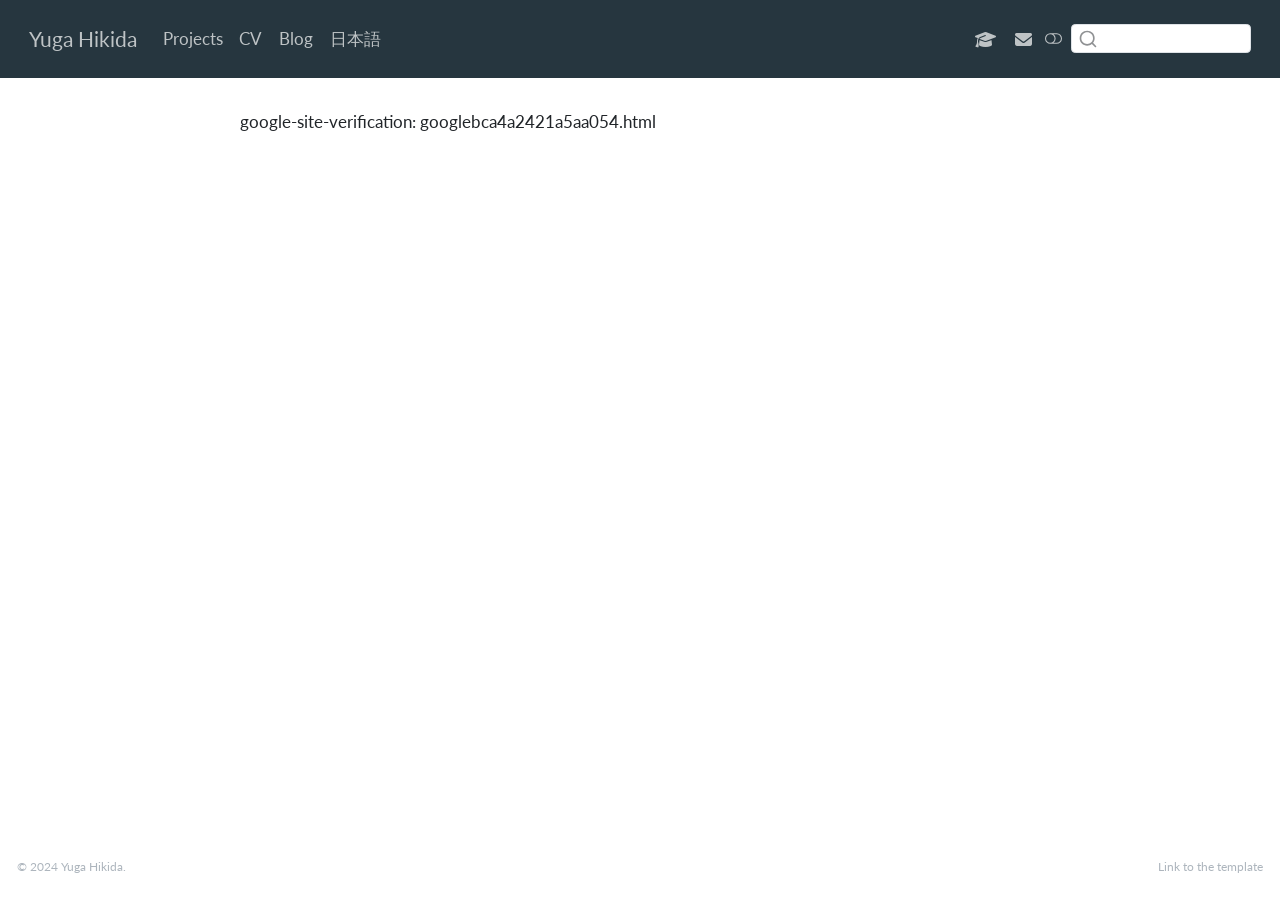
<file: docs/googlebca4a2421a5aa054.html>
<!DOCTYPE html>
<html xmlns="http://www.w3.org/1999/xhtml" lang="en" xml:lang="en"><head>

<meta charset="utf-8">
<meta name="generator" content="quarto-1.5.57">

<meta name="viewport" content="width=device-width, initial-scale=1.0, user-scalable=yes">


<title>googlebca4a2421a5aa054 – Yuga Hikida</title>
<style>
code{white-space: pre-wrap;}
span.smallcaps{font-variant: small-caps;}
div.columns{display: flex; gap: min(4vw, 1.5em);}
div.column{flex: auto; overflow-x: auto;}
div.hanging-indent{margin-left: 1.5em; text-indent: -1.5em;}
ul.task-list{list-style: none;}
ul.task-list li input[type="checkbox"] {
  width: 0.8em;
  margin: 0 0.8em 0.2em -1em; /* quarto-specific, see https://github.com/quarto-dev/quarto-cli/issues/4556 */ 
  vertical-align: middle;
}
</style>


<script src="site_libs/quarto-nav/quarto-nav.js"></script>
<script src="site_libs/quarto-nav/headroom.min.js"></script>
<script src="site_libs/clipboard/clipboard.min.js"></script>
<script src="site_libs/quarto-search/autocomplete.umd.js"></script>
<script src="site_libs/quarto-search/fuse.min.js"></script>
<script src="site_libs/quarto-search/quarto-search.js"></script>
<meta name="quarto:offset" content="./">
<link href="./img/favicon.png" rel="icon" type="image/png">
<script src="site_libs/quarto-html/quarto.js"></script>
<script src="site_libs/quarto-html/popper.min.js"></script>
<script src="site_libs/quarto-html/tippy.umd.min.js"></script>
<script src="site_libs/quarto-html/anchor.min.js"></script>
<link href="site_libs/quarto-html/tippy.css" rel="stylesheet">
<link href="site_libs/quarto-html/quarto-syntax-highlighting.css" rel="stylesheet" class="quarto-color-scheme" id="quarto-text-highlighting-styles">
<link href="site_libs/quarto-html/quarto-syntax-highlighting-dark.css" rel="prefetch" class="quarto-color-scheme quarto-color-alternate" id="quarto-text-highlighting-styles">
<script src="site_libs/bootstrap/bootstrap.min.js"></script>
<link href="site_libs/bootstrap/bootstrap-icons.css" rel="stylesheet">
<link href="site_libs/bootstrap/bootstrap.min.css" rel="stylesheet" class="quarto-color-scheme" id="quarto-bootstrap" data-mode="light">
<link href="site_libs/bootstrap/bootstrap-dark.min.css" rel="prefetch" class="quarto-color-scheme quarto-color-alternate" id="quarto-bootstrap" data-mode="dark">
<script src="site_libs/quarto-contrib/iconify-2.1.0/iconify-icon.min.js"></script>
<link href="site_libs/quarto-contrib/fontawesome6-0.1.0/all.css" rel="stylesheet">
<link href="site_libs/quarto-contrib/fontawesome6-0.1.0/latex-fontsize.css" rel="stylesheet">
<script id="quarto-search-options" type="application/json">{
  "location": "navbar",
  "copy-button": false,
  "collapse-after": 3,
  "panel-placement": "end",
  "type": "textbox",
  "limit": 50,
  "keyboard-shortcut": [
    "f",
    "/",
    "s"
  ],
  "language": {
    "search-no-results-text": "No results",
    "search-matching-documents-text": "matching documents",
    "search-copy-link-title": "Copy link to search",
    "search-hide-matches-text": "Hide additional matches",
    "search-more-match-text": "more match in this document",
    "search-more-matches-text": "more matches in this document",
    "search-clear-button-title": "Clear",
    "search-text-placeholder": "",
    "search-detached-cancel-button-title": "Cancel",
    "search-submit-button-title": "Submit",
    "search-label": "Search"
  }
}</script>


</head>

<body class="nav-fixed fullcontent">

<div id="quarto-search-results"></div>
  <header id="quarto-header" class="headroom fixed-top">
    <nav class="navbar navbar-expand-md " data-bs-theme="dark">
      <div class="navbar-container container-fluid">
      <div class="navbar-brand-container mx-auto">
    <a class="navbar-brand" href="./index.html">
    <span class="navbar-title">Yuga Hikida</span>
    </a>
  </div>
            <div id="quarto-search" class="" title="Search"></div>
          <button class="navbar-toggler" type="button" data-bs-toggle="collapse" data-bs-target="#navbarCollapse" aria-controls="navbarCollapse" role="menu" aria-expanded="false" aria-label="Toggle navigation" onclick="if (window.quartoToggleHeadroom) { window.quartoToggleHeadroom(); }">
  <span class="navbar-toggler-icon"></span>
</button>
          <div class="collapse navbar-collapse" id="navbarCollapse">
            <ul class="navbar-nav navbar-nav-scroll me-auto">
  <li class="nav-item">
    <a class="nav-link" href="./projects/index.html"> 
<span class="menu-text">Projects</span></a>
  </li>  
  <li class="nav-item">
    <a class="nav-link" href="./cv/index.html"> 
<span class="menu-text">CV</span></a>
  </li>  
  <li class="nav-item">
    <a class="nav-link" href="./blog/index.html"> 
<span class="menu-text">Blog</span></a>
  </li>  
  <li class="nav-item">
    <a class="nav-link" href="./japanese/index.html"> 
<span class="menu-text"><span style="font-family: Meiryo;">日本語</span></span></a>
  </li>  
</ul>
            <ul class="navbar-nav navbar-nav-scroll ms-auto">
  <li class="nav-item">
    <a class="nav-link" href="https://bsky.app/profile/yugahikida.bsky.social"> 
<span class="menu-text"><iconify-icon role="img" inline="" icon="fa6-brands:bluesky" aria-label="Icon bluesky from fa6-brands Iconify.design set." title="Icon bluesky from fa6-brands Iconify.design set."></iconify-icon></span></a>
  </li>  
  <li class="nav-item">
    <a class="nav-link" href="https://github.com/yugahikida"> 
<span class="menu-text"><iconify-icon role="img" inline="" icon="fa6-brands:github" aria-label="Icon github from fa6-brands Iconify.design set." title="Icon github from fa6-brands Iconify.design set."></iconify-icon></span></a>
  </li>  
  <li class="nav-item">
    <a class="nav-link" href="https://www.linkedin.com/in/yugahikida"> 
<span class="menu-text"><iconify-icon role="img" inline="" icon="fa6-brands:linkedin" aria-label="Icon linkedin from fa6-brands Iconify.design set." title="Icon linkedin from fa6-brands Iconify.design set."></iconify-icon></span></a>
  </li>  
  <li class="nav-item">
    <a class="nav-link" href="https://scholar.google.com/citations?user=jvKJHacAAAAJ"> 
<span class="menu-text"><i class="fa-solid fa-graduation-cap" aria-label="graduation-cap"></i></span></a>
  </li>  
  <li class="nav-item">
    <a class="nav-link" href="mailto:yuga.hikida@gmail.com"> 
<span class="menu-text"><i class="fa-solid fa-envelope" aria-label="envelope"></i></span></a>
  </li>  
</ul>
          </div> <!-- /navcollapse -->
            <div class="quarto-navbar-tools">
  <a href="" class="quarto-color-scheme-toggle quarto-navigation-tool  px-1" onclick="window.quartoToggleColorScheme(); return false;" title="Toggle dark mode"><i class="bi"></i></a>
</div>
      </div> <!-- /container-fluid -->
    </nav>
</header>
<!-- content -->
<div id="quarto-content" class="quarto-container page-columns page-rows-contents page-layout-article page-navbar">
<!-- sidebar -->
<!-- margin-sidebar -->
    
<!-- main -->
<main class="content" id="quarto-document-content">




<p>google-site-verification: googlebca4a2421a5aa054.html</p>



</main> <!-- /main -->
<script id="quarto-html-after-body" type="application/javascript">
window.document.addEventListener("DOMContentLoaded", function (event) {
  const toggleBodyColorMode = (bsSheetEl) => {
    const mode = bsSheetEl.getAttribute("data-mode");
    const bodyEl = window.document.querySelector("body");
    if (mode === "dark") {
      bodyEl.classList.add("quarto-dark");
      bodyEl.classList.remove("quarto-light");
    } else {
      bodyEl.classList.add("quarto-light");
      bodyEl.classList.remove("quarto-dark");
    }
  }
  const toggleBodyColorPrimary = () => {
    const bsSheetEl = window.document.querySelector("link#quarto-bootstrap");
    if (bsSheetEl) {
      toggleBodyColorMode(bsSheetEl);
    }
  }
  toggleBodyColorPrimary();  
  const disableStylesheet = (stylesheets) => {
    for (let i=0; i < stylesheets.length; i++) {
      const stylesheet = stylesheets[i];
      stylesheet.rel = 'prefetch';
    }
  }
  const enableStylesheet = (stylesheets) => {
    for (let i=0; i < stylesheets.length; i++) {
      const stylesheet = stylesheets[i];
      stylesheet.rel = 'stylesheet';
    }
  }
  const manageTransitions = (selector, allowTransitions) => {
    const els = window.document.querySelectorAll(selector);
    for (let i=0; i < els.length; i++) {
      const el = els[i];
      if (allowTransitions) {
        el.classList.remove('notransition');
      } else {
        el.classList.add('notransition');
      }
    }
  }
  const toggleGiscusIfUsed = (isAlternate, darkModeDefault) => {
    const baseTheme = document.querySelector('#giscus-base-theme')?.value ?? 'light';
    const alternateTheme = document.querySelector('#giscus-alt-theme')?.value ?? 'dark';
    let newTheme = '';
    if(darkModeDefault) {
      newTheme = isAlternate ? baseTheme : alternateTheme;
    } else {
      newTheme = isAlternate ? alternateTheme : baseTheme;
    }
    const changeGiscusTheme = () => {
      // From: https://github.com/giscus/giscus/issues/336
      const sendMessage = (message) => {
        const iframe = document.querySelector('iframe.giscus-frame');
        if (!iframe) return;
        iframe.contentWindow.postMessage({ giscus: message }, 'https://giscus.app');
      }
      sendMessage({
        setConfig: {
          theme: newTheme
        }
      });
    }
    const isGiscussLoaded = window.document.querySelector('iframe.giscus-frame') !== null;
    if (isGiscussLoaded) {
      changeGiscusTheme();
    }
  }
  const toggleColorMode = (alternate) => {
    // Switch the stylesheets
    const alternateStylesheets = window.document.querySelectorAll('link.quarto-color-scheme.quarto-color-alternate');
    manageTransitions('#quarto-margin-sidebar .nav-link', false);
    if (alternate) {
      enableStylesheet(alternateStylesheets);
      for (const sheetNode of alternateStylesheets) {
        if (sheetNode.id === "quarto-bootstrap") {
          toggleBodyColorMode(sheetNode);
        }
      }
    } else {
      disableStylesheet(alternateStylesheets);
      toggleBodyColorPrimary();
    }
    manageTransitions('#quarto-margin-sidebar .nav-link', true);
    // Switch the toggles
    const toggles = window.document.querySelectorAll('.quarto-color-scheme-toggle');
    for (let i=0; i < toggles.length; i++) {
      const toggle = toggles[i];
      if (toggle) {
        if (alternate) {
          toggle.classList.add("alternate");     
        } else {
          toggle.classList.remove("alternate");
        }
      }
    }
    // Hack to workaround the fact that safari doesn't
    // properly recolor the scrollbar when toggling (#1455)
    if (navigator.userAgent.indexOf('Safari') > 0 && navigator.userAgent.indexOf('Chrome') == -1) {
      manageTransitions("body", false);
      window.scrollTo(0, 1);
      setTimeout(() => {
        window.scrollTo(0, 0);
        manageTransitions("body", true);
      }, 40);  
    }
  }
  const isFileUrl = () => { 
    return window.location.protocol === 'file:';
  }
  const hasAlternateSentinel = () => {  
    let styleSentinel = getColorSchemeSentinel();
    if (styleSentinel !== null) {
      return styleSentinel === "alternate";
    } else {
      return false;
    }
  }
  const setStyleSentinel = (alternate) => {
    const value = alternate ? "alternate" : "default";
    if (!isFileUrl()) {
      window.localStorage.setItem("quarto-color-scheme", value);
    } else {
      localAlternateSentinel = value;
    }
  }
  const getColorSchemeSentinel = () => {
    if (!isFileUrl()) {
      const storageValue = window.localStorage.getItem("quarto-color-scheme");
      return storageValue != null ? storageValue : localAlternateSentinel;
    } else {
      return localAlternateSentinel;
    }
  }
  const darkModeDefault = false;
  let localAlternateSentinel = darkModeDefault ? 'alternate' : 'default';
  // Dark / light mode switch
  window.quartoToggleColorScheme = () => {
    // Read the current dark / light value 
    let toAlternate = !hasAlternateSentinel();
    toggleColorMode(toAlternate);
    setStyleSentinel(toAlternate);
    toggleGiscusIfUsed(toAlternate, darkModeDefault);
  };
  // Ensure there is a toggle, if there isn't float one in the top right
  if (window.document.querySelector('.quarto-color-scheme-toggle') === null) {
    const a = window.document.createElement('a');
    a.classList.add('top-right');
    a.classList.add('quarto-color-scheme-toggle');
    a.href = "";
    a.onclick = function() { try { window.quartoToggleColorScheme(); } catch {} return false; };
    const i = window.document.createElement("i");
    i.classList.add('bi');
    a.appendChild(i);
    window.document.body.appendChild(a);
  }
  // Switch to dark mode if need be
  if (hasAlternateSentinel()) {
    toggleColorMode(true);
  } else {
    toggleColorMode(false);
  }
  const icon = "";
  const anchorJS = new window.AnchorJS();
  anchorJS.options = {
    placement: 'right',
    icon: icon
  };
  anchorJS.add('.anchored');
  const isCodeAnnotation = (el) => {
    for (const clz of el.classList) {
      if (clz.startsWith('code-annotation-')) {                     
        return true;
      }
    }
    return false;
  }
  const onCopySuccess = function(e) {
    // button target
    const button = e.trigger;
    // don't keep focus
    button.blur();
    // flash "checked"
    button.classList.add('code-copy-button-checked');
    var currentTitle = button.getAttribute("title");
    button.setAttribute("title", "Copied!");
    let tooltip;
    if (window.bootstrap) {
      button.setAttribute("data-bs-toggle", "tooltip");
      button.setAttribute("data-bs-placement", "left");
      button.setAttribute("data-bs-title", "Copied!");
      tooltip = new bootstrap.Tooltip(button, 
        { trigger: "manual", 
          customClass: "code-copy-button-tooltip",
          offset: [0, -8]});
      tooltip.show();    
    }
    setTimeout(function() {
      if (tooltip) {
        tooltip.hide();
        button.removeAttribute("data-bs-title");
        button.removeAttribute("data-bs-toggle");
        button.removeAttribute("data-bs-placement");
      }
      button.setAttribute("title", currentTitle);
      button.classList.remove('code-copy-button-checked');
    }, 1000);
    // clear code selection
    e.clearSelection();
  }
  const getTextToCopy = function(trigger) {
      const codeEl = trigger.previousElementSibling.cloneNode(true);
      for (const childEl of codeEl.children) {
        if (isCodeAnnotation(childEl)) {
          childEl.remove();
        }
      }
      return codeEl.innerText;
  }
  const clipboard = new window.ClipboardJS('.code-copy-button:not([data-in-quarto-modal])', {
    text: getTextToCopy
  });
  clipboard.on('success', onCopySuccess);
  if (window.document.getElementById('quarto-embedded-source-code-modal')) {
    // For code content inside modals, clipBoardJS needs to be initialized with a container option
    // TODO: Check when it could be a function (https://github.com/zenorocha/clipboard.js/issues/860)
    const clipboardModal = new window.ClipboardJS('.code-copy-button[data-in-quarto-modal]', {
      text: getTextToCopy,
      container: window.document.getElementById('quarto-embedded-source-code-modal')
    });
    clipboardModal.on('success', onCopySuccess);
  }
    var localhostRegex = new RegExp(/^(?:http|https):\/\/localhost\:?[0-9]*\//);
    var mailtoRegex = new RegExp(/^mailto:/);
      var filterRegex = new RegExp('/' + window.location.host + '/');
    var isInternal = (href) => {
        return filterRegex.test(href) || localhostRegex.test(href) || mailtoRegex.test(href);
    }
    // Inspect non-navigation links and adorn them if external
 	var links = window.document.querySelectorAll('a[href]:not(.nav-link):not(.navbar-brand):not(.toc-action):not(.sidebar-link):not(.sidebar-item-toggle):not(.pagination-link):not(.no-external):not([aria-hidden]):not(.dropdown-item):not(.quarto-navigation-tool):not(.about-link)');
    for (var i=0; i<links.length; i++) {
      const link = links[i];
      if (!isInternal(link.href)) {
        // undo the damage that might have been done by quarto-nav.js in the case of
        // links that we want to consider external
        if (link.dataset.originalHref !== undefined) {
          link.href = link.dataset.originalHref;
        }
      }
    }
  function tippyHover(el, contentFn, onTriggerFn, onUntriggerFn) {
    const config = {
      allowHTML: true,
      maxWidth: 500,
      delay: 100,
      arrow: false,
      appendTo: function(el) {
          return el.parentElement;
      },
      interactive: true,
      interactiveBorder: 10,
      theme: 'quarto',
      placement: 'bottom-start',
    };
    if (contentFn) {
      config.content = contentFn;
    }
    if (onTriggerFn) {
      config.onTrigger = onTriggerFn;
    }
    if (onUntriggerFn) {
      config.onUntrigger = onUntriggerFn;
    }
    window.tippy(el, config); 
  }
  const noterefs = window.document.querySelectorAll('a[role="doc-noteref"]');
  for (var i=0; i<noterefs.length; i++) {
    const ref = noterefs[i];
    tippyHover(ref, function() {
      // use id or data attribute instead here
      let href = ref.getAttribute('data-footnote-href') || ref.getAttribute('href');
      try { href = new URL(href).hash; } catch {}
      const id = href.replace(/^#\/?/, "");
      const note = window.document.getElementById(id);
      if (note) {
        return note.innerHTML;
      } else {
        return "";
      }
    });
  }
  const xrefs = window.document.querySelectorAll('a.quarto-xref');
  const processXRef = (id, note) => {
    // Strip column container classes
    const stripColumnClz = (el) => {
      el.classList.remove("page-full", "page-columns");
      if (el.children) {
        for (const child of el.children) {
          stripColumnClz(child);
        }
      }
    }
    stripColumnClz(note)
    if (id === null || id.startsWith('sec-')) {
      // Special case sections, only their first couple elements
      const container = document.createElement("div");
      if (note.children && note.children.length > 2) {
        container.appendChild(note.children[0].cloneNode(true));
        for (let i = 1; i < note.children.length; i++) {
          const child = note.children[i];
          if (child.tagName === "P" && child.innerText === "") {
            continue;
          } else {
            container.appendChild(child.cloneNode(true));
            break;
          }
        }
        if (window.Quarto?.typesetMath) {
          window.Quarto.typesetMath(container);
        }
        return container.innerHTML
      } else {
        if (window.Quarto?.typesetMath) {
          window.Quarto.typesetMath(note);
        }
        return note.innerHTML;
      }
    } else {
      // Remove any anchor links if they are present
      const anchorLink = note.querySelector('a.anchorjs-link');
      if (anchorLink) {
        anchorLink.remove();
      }
      if (window.Quarto?.typesetMath) {
        window.Quarto.typesetMath(note);
      }
      // TODO in 1.5, we should make sure this works without a callout special case
      if (note.classList.contains("callout")) {
        return note.outerHTML;
      } else {
        return note.innerHTML;
      }
    }
  }
  for (var i=0; i<xrefs.length; i++) {
    const xref = xrefs[i];
    tippyHover(xref, undefined, function(instance) {
      instance.disable();
      let url = xref.getAttribute('href');
      let hash = undefined; 
      if (url.startsWith('#')) {
        hash = url;
      } else {
        try { hash = new URL(url).hash; } catch {}
      }
      if (hash) {
        const id = hash.replace(/^#\/?/, "");
        const note = window.document.getElementById(id);
        if (note !== null) {
          try {
            const html = processXRef(id, note.cloneNode(true));
            instance.setContent(html);
          } finally {
            instance.enable();
            instance.show();
          }
        } else {
          // See if we can fetch this
          fetch(url.split('#')[0])
          .then(res => res.text())
          .then(html => {
            const parser = new DOMParser();
            const htmlDoc = parser.parseFromString(html, "text/html");
            const note = htmlDoc.getElementById(id);
            if (note !== null) {
              const html = processXRef(id, note);
              instance.setContent(html);
            } 
          }).finally(() => {
            instance.enable();
            instance.show();
          });
        }
      } else {
        // See if we can fetch a full url (with no hash to target)
        // This is a special case and we should probably do some content thinning / targeting
        fetch(url)
        .then(res => res.text())
        .then(html => {
          const parser = new DOMParser();
          const htmlDoc = parser.parseFromString(html, "text/html");
          const note = htmlDoc.querySelector('main.content');
          if (note !== null) {
            // This should only happen for chapter cross references
            // (since there is no id in the URL)
            // remove the first header
            if (note.children.length > 0 && note.children[0].tagName === "HEADER") {
              note.children[0].remove();
            }
            const html = processXRef(null, note);
            instance.setContent(html);
          } 
        }).finally(() => {
          instance.enable();
          instance.show();
        });
      }
    }, function(instance) {
    });
  }
      let selectedAnnoteEl;
      const selectorForAnnotation = ( cell, annotation) => {
        let cellAttr = 'data-code-cell="' + cell + '"';
        let lineAttr = 'data-code-annotation="' +  annotation + '"';
        const selector = 'span[' + cellAttr + '][' + lineAttr + ']';
        return selector;
      }
      const selectCodeLines = (annoteEl) => {
        const doc = window.document;
        const targetCell = annoteEl.getAttribute("data-target-cell");
        const targetAnnotation = annoteEl.getAttribute("data-target-annotation");
        const annoteSpan = window.document.querySelector(selectorForAnnotation(targetCell, targetAnnotation));
        const lines = annoteSpan.getAttribute("data-code-lines").split(",");
        const lineIds = lines.map((line) => {
          return targetCell + "-" + line;
        })
        let top = null;
        let height = null;
        let parent = null;
        if (lineIds.length > 0) {
            //compute the position of the single el (top and bottom and make a div)
            const el = window.document.getElementById(lineIds[0]);
            top = el.offsetTop;
            height = el.offsetHeight;
            parent = el.parentElement.parentElement;
          if (lineIds.length > 1) {
            const lastEl = window.document.getElementById(lineIds[lineIds.length - 1]);
            const bottom = lastEl.offsetTop + lastEl.offsetHeight;
            height = bottom - top;
          }
          if (top !== null && height !== null && parent !== null) {
            // cook up a div (if necessary) and position it 
            let div = window.document.getElementById("code-annotation-line-highlight");
            if (div === null) {
              div = window.document.createElement("div");
              div.setAttribute("id", "code-annotation-line-highlight");
              div.style.position = 'absolute';
              parent.appendChild(div);
            }
            div.style.top = top - 2 + "px";
            div.style.height = height + 4 + "px";
            div.style.left = 0;
            let gutterDiv = window.document.getElementById("code-annotation-line-highlight-gutter");
            if (gutterDiv === null) {
              gutterDiv = window.document.createElement("div");
              gutterDiv.setAttribute("id", "code-annotation-line-highlight-gutter");
              gutterDiv.style.position = 'absolute';
              const codeCell = window.document.getElementById(targetCell);
              const gutter = codeCell.querySelector('.code-annotation-gutter');
              gutter.appendChild(gutterDiv);
            }
            gutterDiv.style.top = top - 2 + "px";
            gutterDiv.style.height = height + 4 + "px";
          }
          selectedAnnoteEl = annoteEl;
        }
      };
      const unselectCodeLines = () => {
        const elementsIds = ["code-annotation-line-highlight", "code-annotation-line-highlight-gutter"];
        elementsIds.forEach((elId) => {
          const div = window.document.getElementById(elId);
          if (div) {
            div.remove();
          }
        });
        selectedAnnoteEl = undefined;
      };
        // Handle positioning of the toggle
    window.addEventListener(
      "resize",
      throttle(() => {
        elRect = undefined;
        if (selectedAnnoteEl) {
          selectCodeLines(selectedAnnoteEl);
        }
      }, 10)
    );
    function throttle(fn, ms) {
    let throttle = false;
    let timer;
      return (...args) => {
        if(!throttle) { // first call gets through
            fn.apply(this, args);
            throttle = true;
        } else { // all the others get throttled
            if(timer) clearTimeout(timer); // cancel #2
            timer = setTimeout(() => {
              fn.apply(this, args);
              timer = throttle = false;
            }, ms);
        }
      };
    }
      // Attach click handler to the DT
      const annoteDls = window.document.querySelectorAll('dt[data-target-cell]');
      for (const annoteDlNode of annoteDls) {
        annoteDlNode.addEventListener('click', (event) => {
          const clickedEl = event.target;
          if (clickedEl !== selectedAnnoteEl) {
            unselectCodeLines();
            const activeEl = window.document.querySelector('dt[data-target-cell].code-annotation-active');
            if (activeEl) {
              activeEl.classList.remove('code-annotation-active');
            }
            selectCodeLines(clickedEl);
            clickedEl.classList.add('code-annotation-active');
          } else {
            // Unselect the line
            unselectCodeLines();
            clickedEl.classList.remove('code-annotation-active');
          }
        });
      }
  const findCites = (el) => {
    const parentEl = el.parentElement;
    if (parentEl) {
      const cites = parentEl.dataset.cites;
      if (cites) {
        return {
          el,
          cites: cites.split(' ')
        };
      } else {
        return findCites(el.parentElement)
      }
    } else {
      return undefined;
    }
  };
  var bibliorefs = window.document.querySelectorAll('a[role="doc-biblioref"]');
  for (var i=0; i<bibliorefs.length; i++) {
    const ref = bibliorefs[i];
    const citeInfo = findCites(ref);
    if (citeInfo) {
      tippyHover(citeInfo.el, function() {
        var popup = window.document.createElement('div');
        citeInfo.cites.forEach(function(cite) {
          var citeDiv = window.document.createElement('div');
          citeDiv.classList.add('hanging-indent');
          citeDiv.classList.add('csl-entry');
          var biblioDiv = window.document.getElementById('ref-' + cite);
          if (biblioDiv) {
            citeDiv.innerHTML = biblioDiv.innerHTML;
          }
          popup.appendChild(citeDiv);
        });
        return popup.innerHTML;
      });
    }
  }
});
</script>
</div> <!-- /content -->
<footer class="footer">
  <div class="nav-footer">
    <div class="nav-footer-left">
<p><span class="faux-block">© 2024 Yuga Hikida.</span></p>
</div>   
    <div class="nav-footer-center">
      &nbsp;
    </div>
    <div class="nav-footer-right">
<p><span class="faux-block"><a style="color: #adb5bd;" href="https://github.com/marvinschmitt/quarto-website-template/">Link to the template</a></span></p>
</div>
  </div>
</footer>




</body></html>
</file>
<file: docs/site_libs/quarto-html/tippy.css>
.tippy-box[data-animation=fade][data-state=hidden]{opacity:0}[data-tippy-root]{max-width:calc(100vw - 10px)}.tippy-box{position:relative;background-color:#333;color:#fff;border-radius:4px;font-size:14px;line-height:1.4;white-space:normal;outline:0;transition-property:transform,visibility,opacity}.tippy-box[data-placement^=top]>.tippy-arrow{bottom:0}.tippy-box[data-placement^=top]>.tippy-arrow:before{bottom:-7px;left:0;border-width:8px 8px 0;border-top-color:initial;transform-origin:center top}.tippy-box[data-placement^=bottom]>.tippy-arrow{top:0}.tippy-box[data-placement^=bottom]>.tippy-arrow:before{top:-7px;left:0;border-width:0 8px 8px;border-bottom-color:initial;transform-origin:center bottom}.tippy-box[data-placement^=left]>.tippy-arrow{right:0}.tippy-box[data-placement^=left]>.tippy-arrow:before{border-width:8px 0 8px 8px;border-left-color:initial;right:-7px;transform-origin:center left}.tippy-box[data-placement^=right]>.tippy-arrow{left:0}.tippy-box[data-placement^=right]>.tippy-arrow:before{left:-7px;border-width:8px 8px 8px 0;border-right-color:initial;transform-origin:center right}.tippy-box[data-inertia][data-state=visible]{transition-timing-function:cubic-bezier(.54,1.5,.38,1.11)}.tippy-arrow{width:16px;height:16px;color:#333}.tippy-arrow:before{content:"";position:absolute;border-color:transparent;border-style:solid}.tippy-content{position:relative;padding:5px 9px;z-index:1}
</file>
<file: docs/site_libs/quarto-html/quarto-syntax-highlighting.css>
/* quarto syntax highlight colors */
:root {
  --quarto-hl-ot-color: #003B4F;
  --quarto-hl-at-color: #657422;
  --quarto-hl-ss-color: #20794D;
  --quarto-hl-an-color: #5E5E5E;
  --quarto-hl-fu-color: #4758AB;
  --quarto-hl-st-color: #20794D;
  --quarto-hl-cf-color: #003B4F;
  --quarto-hl-op-color: #5E5E5E;
  --quarto-hl-er-color: #AD0000;
  --quarto-hl-bn-color: #AD0000;
  --quarto-hl-al-color: #AD0000;
  --quarto-hl-va-color: #111111;
  --quarto-hl-bu-color: inherit;
  --quarto-hl-ex-color: inherit;
  --quarto-hl-pp-color: #AD0000;
  --quarto-hl-in-color: #5E5E5E;
  --quarto-hl-vs-color: #20794D;
  --quarto-hl-wa-color: #5E5E5E;
  --quarto-hl-do-color: #5E5E5E;
  --quarto-hl-im-color: #00769E;
  --quarto-hl-ch-color: #20794D;
  --quarto-hl-dt-color: #AD0000;
  --quarto-hl-fl-color: #AD0000;
  --quarto-hl-co-color: #5E5E5E;
  --quarto-hl-cv-color: #5E5E5E;
  --quarto-hl-cn-color: #8f5902;
  --quarto-hl-sc-color: #5E5E5E;
  --quarto-hl-dv-color: #AD0000;
  --quarto-hl-kw-color: #003B4F;
}

/* other quarto variables */
:root {
  --quarto-font-monospace: SFMono-Regular, Menlo, Monaco, Consolas, "Liberation Mono", "Courier New", monospace;
}

pre > code.sourceCode > span {
  color: #003B4F;
}

code span {
  color: #003B4F;
}

code.sourceCode > span {
  color: #003B4F;
}

div.sourceCode,
div.sourceCode pre.sourceCode {
  color: #003B4F;
}

code span.ot {
  color: #003B4F;
  font-style: inherit;
}

code span.at {
  color: #657422;
  font-style: inherit;
}

code span.ss {
  color: #20794D;
  font-style: inherit;
}

code span.an {
  color: #5E5E5E;
  font-style: inherit;
}

code span.fu {
  color: #4758AB;
  font-style: inherit;
}

code span.st {
  color: #20794D;
  font-style: inherit;
}

code span.cf {
  color: #003B4F;
  font-weight: bold;
  font-style: inherit;
}

code span.op {
  color: #5E5E5E;
  font-style: inherit;
}

code span.er {
  color: #AD0000;
  font-style: inherit;
}

code span.bn {
  color: #AD0000;
  font-style: inherit;
}

code span.al {
  color: #AD0000;
  font-style: inherit;
}

code span.va {
  color: #111111;
  font-style: inherit;
}

code span.bu {
  font-style: inherit;
}

code span.ex {
  font-style: inherit;
}

code span.pp {
  color: #AD0000;
  font-style: inherit;
}

code span.in {
  color: #5E5E5E;
  font-style: inherit;
}

code span.vs {
  color: #20794D;
  font-style: inherit;
}

code span.wa {
  color: #5E5E5E;
  font-style: italic;
}

code span.do {
  color: #5E5E5E;
  font-style: italic;
}

code span.im {
  color: #00769E;
  font-style: inherit;
}

code span.ch {
  color: #20794D;
  font-style: inherit;
}

code span.dt {
  color: #AD0000;
  font-style: inherit;
}

code span.fl {
  color: #AD0000;
  font-style: inherit;
}

code span.co {
  color: #5E5E5E;
  font-style: inherit;
}

code span.cv {
  color: #5E5E5E;
  font-style: italic;
}

code span.cn {
  color: #8f5902;
  font-style: inherit;
}

code span.sc {
  color: #5E5E5E;
  font-style: inherit;
}

code span.dv {
  color: #AD0000;
  font-style: inherit;
}

code span.kw {
  color: #003B4F;
  font-weight: bold;
  font-style: inherit;
}

.prevent-inlining {
  content: "</";
}

/*# sourceMappingURL=debc5d5d77c3f9108843748ff7464032.css.map */
</file>
<file: docs/site_libs/quarto-html/quarto-syntax-highlighting-dark.css>
/* quarto syntax highlight colors */
:root {
  --quarto-hl-al-color: #f07178;
  --quarto-hl-an-color: #d4d0ab;
  --quarto-hl-at-color: #00e0e0;
  --quarto-hl-bn-color: #d4d0ab;
  --quarto-hl-bu-color: #abe338;
  --quarto-hl-ch-color: #abe338;
  --quarto-hl-co-color: #f8f8f2;
  --quarto-hl-cv-color: #ffd700;
  --quarto-hl-cn-color: #ffd700;
  --quarto-hl-cf-color: #ffa07a;
  --quarto-hl-dt-color: #ffa07a;
  --quarto-hl-dv-color: #d4d0ab;
  --quarto-hl-do-color: #f8f8f2;
  --quarto-hl-er-color: #f07178;
  --quarto-hl-ex-color: #00e0e0;
  --quarto-hl-fl-color: #d4d0ab;
  --quarto-hl-fu-color: #ffa07a;
  --quarto-hl-im-color: #abe338;
  --quarto-hl-in-color: #d4d0ab;
  --quarto-hl-kw-color: #ffa07a;
  --quarto-hl-op-color: #ffa07a;
  --quarto-hl-ot-color: #00e0e0;
  --quarto-hl-pp-color: #dcc6e0;
  --quarto-hl-re-color: #00e0e0;
  --quarto-hl-sc-color: #abe338;
  --quarto-hl-ss-color: #abe338;
  --quarto-hl-st-color: #abe338;
  --quarto-hl-va-color: #00e0e0;
  --quarto-hl-vs-color: #abe338;
  --quarto-hl-wa-color: #dcc6e0;
}

/* other quarto variables */
:root {
  --quarto-font-monospace: SFMono-Regular, Menlo, Monaco, Consolas, "Liberation Mono", "Courier New", monospace;
}

code span.al {
  background-color: #2a0f15;
  font-weight: bold;
  color: #f07178;
}

code span.an {
  color: #d4d0ab;
}

code span.at {
  color: #00e0e0;
}

code span.bn {
  color: #d4d0ab;
}

code span.bu {
  color: #abe338;
}

code span.ch {
  color: #abe338;
}

code span.co {
  font-style: italic;
  color: #f8f8f2;
}

code span.cv {
  color: #ffd700;
}

code span.cn {
  color: #ffd700;
}

code span.cf {
  font-weight: bold;
  color: #ffa07a;
}

code span.dt {
  color: #ffa07a;
}

code span.dv {
  color: #d4d0ab;
}

code span.do {
  color: #f8f8f2;
}

code span.er {
  color: #f07178;
  text-decoration: underline;
}

code span.ex {
  font-weight: bold;
  color: #00e0e0;
}

code span.fl {
  color: #d4d0ab;
}

code span.fu {
  color: #ffa07a;
}

code span.im {
  color: #abe338;
}

code span.in {
  color: #d4d0ab;
}

code span.kw {
  font-weight: bold;
  color: #ffa07a;
}

pre > code.sourceCode > span {
  color: #f8f8f2;
}

code span {
  color: #f8f8f2;
}

code.sourceCode > span {
  color: #f8f8f2;
}

div.sourceCode,
div.sourceCode pre.sourceCode {
  color: #f8f8f2;
}

code span.op {
  color: #ffa07a;
}

code span.ot {
  color: #00e0e0;
}

code span.pp {
  color: #dcc6e0;
}

code span.re {
  background-color: #f8f8f2;
  color: #00e0e0;
}

code span.sc {
  color: #abe338;
}

code span.ss {
  color: #abe338;
}

code span.st {
  color: #abe338;
}

code span.va {
  color: #00e0e0;
}

code span.vs {
  color: #abe338;
}

code span.wa {
  color: #dcc6e0;
}

.prevent-inlining {
  content: "</";
}

/*# sourceMappingURL=935a306eefa94366c21e1a970dddb765.css.map */
</file>
<file: docs/site_libs/quarto-contrib/fontawesome6-0.1.0/latex-fontsize.css>
.fa-tiny {
  font-size: 0.5em;
}
.fa-scriptsize {
  font-size: 0.7em;
}
.fa-footnotesize {
  font-size: 0.8em;
}
.fa-small {
  font-size: 0.9em;
}
.fa-normalsize {
  font-size: 1em;
}
.fa-large {
  font-size: 1.2em;
}
.fa-Large {
  font-size: 1.5em;
}
.fa-LARGE {
  font-size: 1.75em;
}
.fa-huge {
  font-size: 2em;
}
.fa-Huge {
  font-size: 2.5em;
}
</file>
